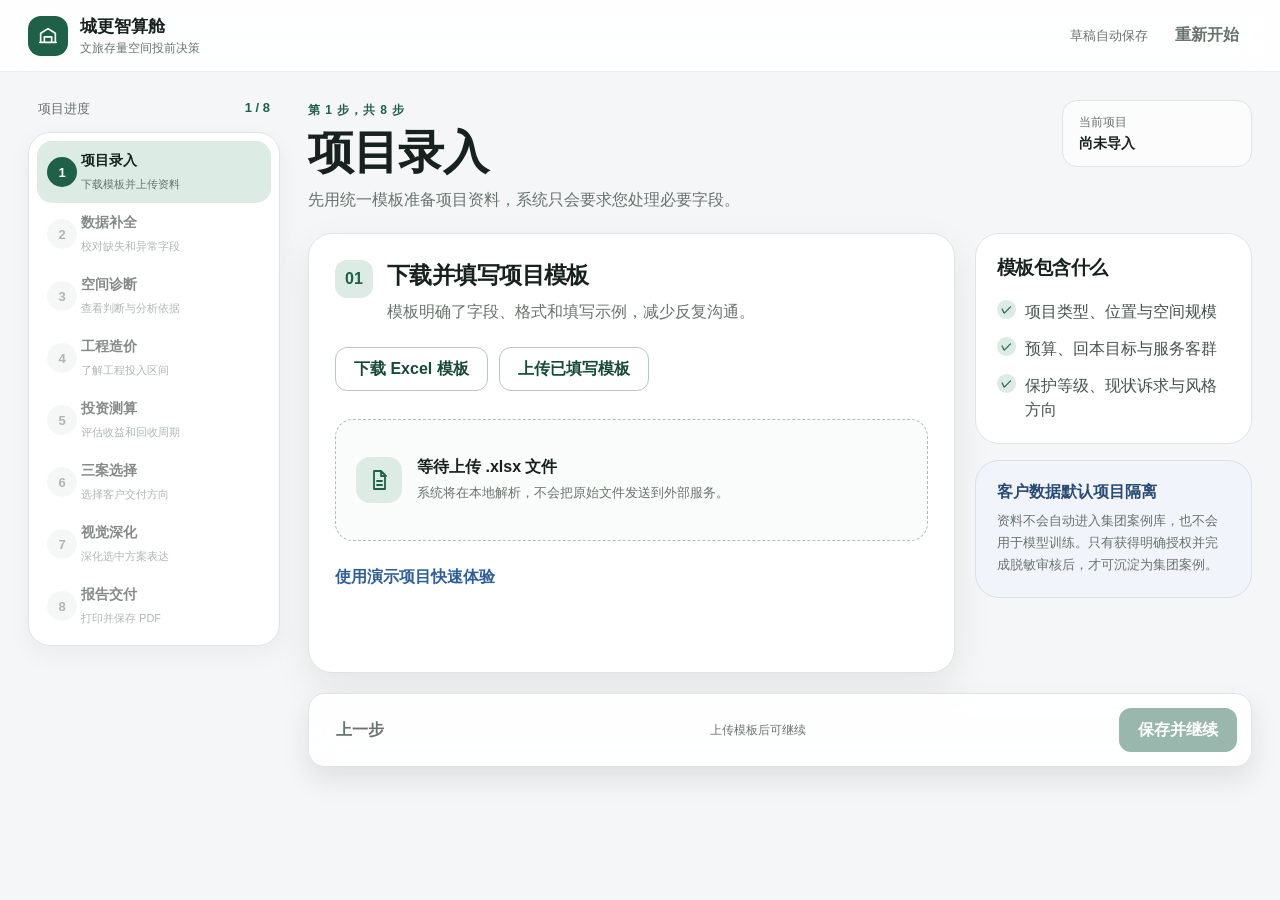
<file: index.html>
<!doctype html>
<html lang="zh-CN">
  <head>
    <meta charset="utf-8">
    <meta name="viewport" content="width=device-width, initial-scale=1">
    <title>城更智算舱｜文旅存量空间投前决策</title>
    <link rel="icon" href="data:,">
    <link rel="stylesheet" href="vendor/mapbox-gl.css">
    <link rel="stylesheet" href="styles.css">
  </head>
  <body>
    <div class="app-shell">
      <header class="app-bar">
        <a class="product-lockup" href="#mainContent" aria-label="城更智算舱首页">
          <span class="product-mark" aria-hidden="true">
            <svg viewBox="0 0 24 24"><path d="M4 19V9l8-5 8 5v10M8 19v-6h8v6M3 19h18"/></svg>
          </span>
          <span>
            <strong>城更智算舱</strong>
            <small>文旅存量空间投前决策</small>
          </span>
        </a>
        <div class="top-status">
          <span class="autosave-status" id="autosaveStatus">草稿自动保存</span>
          <button class="quiet-button" type="button" id="resetDraftButton">重新开始</button>
        </div>
      </header>

      <main class="workflow-shell" id="mainContent">
        <aside class="stepper" aria-label="项目分析步骤">
          <div class="stepper-heading">
            <span>项目进度</span>
            <strong id="progressText">1 / 8</strong>
          </div>
          <ol>
            <li><button class="step-button is-current" type="button" data-step="1"><span>1</span><strong>项目录入</strong><small>下载模板并上传资料</small></button></li>
            <li><button class="step-button" type="button" data-step="2"><span>2</span><strong>数据补全</strong><small>校对缺失和异常字段</small></button></li>
            <li><button class="step-button" type="button" data-step="3"><span>3</span><strong>空间诊断</strong><small>查看判断与分析依据</small></button></li>
            <li><button class="step-button" type="button" data-step="4"><span>4</span><strong>工程造价</strong><small>了解工程投入区间</small></button></li>
            <li><button class="step-button" type="button" data-step="5"><span>5</span><strong>投资测算</strong><small>评估收益和回收周期</small></button></li>
            <li><button class="step-button" type="button" data-step="6"><span>6</span><strong>三案选择</strong><small>选择客户交付方向</small></button></li>
            <li><button class="step-button" type="button" data-step="7"><span>7</span><strong>视觉深化</strong><small>深化选中方案表达</small></button></li>
            <li><button class="step-button" type="button" data-step="8"><span>8</span><strong>报告交付</strong><small>打印并保存 PDF</small></button></li>
          </ol>
        </aside>

        <section class="workspace" aria-live="polite">
          <header class="workspace-header">
            <div>
              <p class="eyebrow" id="stepEyebrow">第 1 步，共 8 步</p>
              <h1 id="stepTitle">项目录入</h1>
              <p id="stepDescription">先用统一模板准备项目资料，系统只会要求您处理必要字段。</p>
            </div>
            <div class="project-badge" id="projectBadge">
              <span>当前项目</span>
              <strong>尚未导入</strong>
            </div>
          </header>

          <div class="message-banner" id="messageBanner" role="status" hidden></div>

          <section class="step-panel" data-step-panel="1" aria-labelledby="stepTitle">
            <div class="intro-grid">
              <article class="primary-card intake-card">
                <div class="card-heading">
                  <span class="number-badge">01</span>
                  <div><h2>下载并填写项目模板</h2><p>模板明确了字段、格式和填写示例，减少反复沟通。</p></div>
                </div>
                <div class="intake-actions">
                  <a class="secondary-button" href="assets/项目基础数据模板.xlsx" download>下载 Excel 模板</a>
                  <label class="upload-button" for="workbookInput">上传已填写模板</label>
                  <input class="visually-hidden" type="file" id="workbookInput" accept=".xlsx,application/vnd.openxmlformats-officedocument.spreadsheetml.sheet">
                </div>
                <div class="file-state" id="fileState">
                  <span class="file-icon" aria-hidden="true">
                    <svg viewBox="0 0 24 24"><path d="M7 3h7l4 4v14H7zM14 3v5h5M10 13h5M10 17h5"/></svg>
                  </span>
                  <div><strong>等待上传 .xlsx 文件</strong><small>系统将在本地解析，不会把原始文件发送到外部服务。</small></div>
                </div>
                <button class="text-link" type="button" id="useSampleButton">使用演示项目快速体验</button>
              </article>

              <aside class="support-column">
                <article class="info-card">
                  <h3>模板包含什么</h3>
                  <ul class="check-list">
                    <li>项目类型、位置与空间规模</li>
                    <li>预算、回本目标与服务客群</li>
                    <li>保护等级、现状诉求与风格方向</li>
                  </ul>
                </article>
                <article class="privacy-card">
                  <strong>客户数据默认项目隔离</strong>
                  <p>资料不会自动进入集团案例库，也不会用于模型训练。只有获得明确授权并完成脱敏审核后，才可沉淀为集团案例。</p>
                </article>
              </aside>
            </div>
          </section>

          <section class="step-panel" data-step-panel="2" aria-labelledby="stepTitle" hidden>
            <div class="section-grid two-thirds">
              <article class="primary-card">
                <div class="card-heading split-heading">
                  <div><h2>校对项目基础数据</h2><p>仅处理缺失、格式错误或超出范围的字段。</p></div>
                  <span class="status-pill" id="validationStatus">待上传</span>
                </div>
                <div id="workbookIssues" class="issue-summary" hidden></div>
                <form class="correction-form" id="projectCorrectionForm"></form>
                <button class="primary-button" type="button" id="confirmIntakeButton">确认数据并开始分析</button>
              </article>
              <aside class="support-column">
                <article class="info-card">
                  <h3>本次综合分析依据</h3>
                  <div class="source-stack" id="analysisSources"></div>
                </article>
                <article class="privacy-card compact">
                  <strong>受控数据服务</strong>
                  <p>集团数据经清洗、脱敏、审核和版本发布后供分析使用。AI 与浏览器不会直接连接集团生产数据库。</p>
                </article>
              </aside>
            </div>
          </section>

          <section class="step-panel" data-step-panel="3" aria-labelledby="stepTitle" hidden>
            <article class="analysis-progress" id="analysisProgress">
              <div class="progress-copy"><p class="eyebrow">综合分析流程</p><h2>正在形成可追溯的空间判断</h2></div>
              <ol>
                <li data-analysis-stage="1"><span>1</span><div><strong>校验项目基础数据</strong><small>确认字段完整性与数据范围</small></div></li>
                <li data-analysis-stage="2"><span>2</span><div><strong>匹配集团历史案例与指标</strong><small>基于已发布知识库进行脱敏检索</small></div></li>
                <li data-analysis-stage="3"><span>3</span><div><strong>执行工程、造价和投资测算</strong><small>原有规则模型独立计算</small></div></li>
                <li data-analysis-stage="4"><span>4</span><div><strong>AI 综合生成诊断结论</strong><small>归纳证据并标记人工复核项</small></div></li>
              </ol>
            </article>
            <section class="diagnostic-workbench" id="diagnosticWorkbench" hidden>
              <article class="project-map-card">
                <div class="map-card-heading">
                  <div><p class="eyebrow">项目空间定位</p><h2 id="mapPlaceName">福州 · 三坊七巷</h2></div>
                  <span class="analysis-complete-status">集团数据综合分析 · 已完成</span>
                </div>
                <div class="project-map is-fallback" id="projectMap" role="img" aria-label="三坊七巷当前项目中心点定位">
                  <div class="mapbox-canvas" id="mapboxCanvas" aria-hidden="true"></div>
                  <div class="map-fallback" id="mapFallback">
                    <span class="fallback-road road-one"></span>
                    <span class="fallback-road road-two"></span>
                    <span class="fallback-road road-three"></span>
                    <span class="fallback-block block-one"></span>
                    <span class="fallback-block block-two"></span>
                    <span class="fallback-water"></span>
                    <span class="fallback-place-label">南后街</span>
                    <span class="fallback-map-marker" aria-hidden="true"></span>
                    <strong class="fallback-marker-label">当前项目中心点</strong>
                  </div>
                  <span class="map-mode-chip" id="mapModeChip">演示定位 · 配置 Mapbox 后显示实时底图</span>
                </div>
              </article>

              <aside class="diagnostic-overview-card">
                <div class="overall-score-block">
                  <div><p class="eyebrow">空间综合评分</p><strong class="overall-score" id="overallScore" aria-label="综合评分 82 分">82</strong></div>
                  <p><strong>整体具备活化潜力</strong><span>优先发挥文化资源优势，同时前置处理工程和运营约束。</span></p>
                </div>
                <div class="radar-section">
                  <div class="section-label-row"><h2>六维诊断</h2><span>满分 100</span></div>
                  <div class="diagnostic-radar" id="diagnosticRadar" role="img" aria-label="区位潜力、文化适配、改造难度、商业承载、夜间潜力和投资谨慎六维雷达图"></div>
                  <div class="radar-fallback-values" id="radarFallbackValues"></div>
                </div>
                <div class="diagnostic-conclusions" id="diagnosticConclusions" aria-label="空间诊断结论"></div>
              </aside>
            </section>
            <details class="diagnostic-evidence" id="diagnosticEvidence" hidden>
              <summary><span>查看六项诊断依据与人工复核事项</span><small>集团案例、造价、运营及政策规则</small></summary>
              <div class="diagnostic-evidence-list" id="diagnosticList"></div>
            </details>
            <article class="version-strip" id="analysisVersion"></article>
          </section>

          <section class="step-panel" data-step-panel="4" aria-labelledby="stepTitle" hidden>
            <div class="metric-grid" id="costSummary"></div>
            <article class="primary-card">
              <div class="card-heading split-heading"><div><h2>工程与材料造价区间</h2><p>在选择最终方案前，先查看三条路径可能形成的总体投入边界。</p></div><span class="status-pill neutral">方案前测算</span></div>
              <div class="table-wrap"><table><thead><tr><th>工程类别</th><th>数量</th><th>综合区间</th><th>建议与替代策略</th></tr></thead><tbody id="costRows"></tbody></table></div>
              <div class="review-note"><strong>人工复核</strong><span>现场勘测、结构、消防和文保条件会影响最终造价，当前结果用于投前比较。</span></div>
            </article>
          </section>

          <section class="step-panel" data-step-panel="5" aria-labelledby="stepTitle" hidden>
            <div class="investment-sandbox-layout" id="investmentSandbox">
              <aside class="investment-controls-card">
                <div class="card-heading">
                  <div><p class="eyebrow">独立试算参数</p><h2>拖动滑杆查看结果变化</h2><p>参数仅用于本页试算，不会修改已确认的客户项目资料。</p></div>
                </div>

                <label class="range-control" for="sandboxBudget">
                  <span class="range-heading"><strong>预算上限</strong><output id="sandboxBudgetValue" for="sandboxBudget">860 万</output></span>
                  <input id="sandboxBudget" type="range" name="budget" min="300" max="1000" step="10" value="860">
                  <span class="range-scale"><small>300 万</small><small>1000 万</small></span>
                </label>

                <label class="range-control" for="sandboxTicketPrice">
                  <span class="range-heading"><strong>客单价</strong><output id="sandboxTicketPriceValue" for="sandboxTicketPrice">80 元</output></span>
                  <input id="sandboxTicketPrice" type="range" name="ticketPrice" min="40" max="120" step="5" value="80">
                  <span class="range-scale"><small>40 元</small><small>120 元</small></span>
                </label>

                <label class="range-control" for="sandboxVacancy">
                  <span class="range-heading"><strong>空置率</strong><output id="sandboxVacancyValue" for="sandboxVacancy">40%</output></span>
                  <input id="sandboxVacancy" type="range" name="vacancy" min="10" max="60" step="1" value="40">
                  <span class="range-scale"><small>10%</small><small>60%</small></span>
                </label>

                <div class="sandbox-disclaimer"><strong>演示试算，不构成投资承诺</strong><span>采用简化线性公式，用于快速比较参数变化方向；正式决策仍需财务、工程与运营团队复核。</span></div>
              </aside>

              <section class="investment-results" aria-label="投资试算结果">
                <div class="investment-kpi-grid" id="investmentSummary">
                  <article class="investment-kpi-card"><span>总投资</span><strong id="totalInvestmentKpi" aria-live="polite">774 万</strong><small>预算规模与空置维护修正</small></article>
                  <article class="investment-kpi-card"><span>年净现金流</span><strong id="annualNetCashFlowKpi" aria-live="polite">321 万</strong><small>收入扣除年度运营成本</small></article>
                  <article class="investment-kpi-card"><span>回本周期</span><strong id="paybackKpi" aria-live="polite">2.4 年</strong><small>总投资 ÷ 年净现金流</small></article>
                  <article class="investment-kpi-card"><span>5 年 ROI</span><strong id="roi5Kpi" aria-live="polite">107%</strong><small>五年累计净现金回报</small></article>
                </div>

                <article class="revenue-donut-card">
                  <div class="card-heading split-heading"><div><h2>收入结构</h2><p>客单价与有效经营率变化会调整收入构成。</p></div><span class="status-pill is-good">实时联动</span></div>
                  <div class="revenue-donut-layout">
                    <div class="revenue-donut" id="revenueMix" role="img" aria-label="门票体验、空间经营、活动研学和文创商业收入结构环形图"></div>
                    <div class="revenue-legend" id="revenueLegend" aria-label="收入结构图例"></div>
                  </div>
                </article>
              </section>
            </div>
            <div id="riskList" hidden></div>
          </section>

          <section class="step-panel" data-step-panel="6" aria-labelledby="stepTitle" hidden>
            <div class="decision-intro"><div><p class="eyebrow">客户决策节点</p><h2>三条路径均经过工程与投资规则校验</h2><p>请选择一条作为后续视觉深化与最终交付的主方案。系统不会在您确认前替您做决定。</p></div><span class="status-pill" id="planSelectionStatus">尚未选择</span></div>
            <div class="plan-grid" id="planCards"></div>
            <button class="primary-button align-right" type="button" id="confirmPlanButton" disabled>确认所选方案</button>
          </section>

          <section class="step-panel" data-step-panel="7" aria-labelledby="stepTitle" hidden>
            <div class="visual-deepening">
              <header id="visualSummary" class="visual-summary primary-card">
                <div>
                  <p class="eyebrow">已确认方案</p>
                  <h2 id="selectedPlanTitle">-</h2>
                  <p id="selectedPlanSummary"></p>
                </div>
                <div class="visual-summary-metrics">
                  <span>工程造价</span>
                  <strong id="visualCostRange">-</strong>
                  <small>AI 概念模拟，非现场实拍</small>
                </div>
              </header>

              <div id="visualModeButtons" class="visual-tabs" role="tablist" aria-label="视觉深化内容">
                <button id="visualTabDay" type="button" role="tab" aria-controls="visualComparisonPanel" aria-selected="true" data-mode="day">日间</button>
                <button id="visualTabNight" type="button" role="tab" aria-controls="visualComparisonPanel" aria-selected="false" data-mode="night">夜间</button>
                <button id="visualTabMaterial" type="button" role="tab" aria-controls="visualMaterialPanel" aria-selected="false" data-mode="material">材料说明</button>
              </div>

              <section id="visualComparisonPanel" class="visual-comparison-panel" role="tabpanel" aria-labelledby="visualTabDay">
                <div id="visualComparison" class="visual-comparison" style="--visual-split: 50%">
                  <img id="visualBeforeImage" class="visual-image visual-before" width="1664" height="936" alt="院落现状 AI 概念模拟">
                  <div class="visual-after-clip">
                    <img id="visualAfterImage" class="visual-image visual-after" width="1664" height="936" alt="院落改造后 AI 概念模拟">
                  </div>
                  <span class="comparison-label is-before">现状模拟</span>
                  <span class="comparison-label is-after">方案效果</span>
                  <span class="comparison-divider" aria-hidden="true"></span>
                  <input id="visualSplit" type="range" min="0" max="100" value="50" aria-label="调整改造前后分割位置">
                </div>
                <p id="visualImageStatus" class="visual-image-status" role="status"></p>
              </section>

              <section id="visualMaterialPanel" class="visual-material-panel" role="tabpanel" aria-labelledby="visualTabMaterial" hidden>
                <div class="visual-hotspot-stage">
                  <img src="assets/visual-deepening/courtyard-day-after.png" width="1664" height="936" loading="lazy" alt="院落改造后材料与工程投入示意">
                  <div id="visualHotspots"></div>
                </div>
                <aside id="visualBudgetDetail" class="visual-budget-detail primary-card"></aside>
                <div class="visual-allocation">
                  <div id="visualAllocationBar"></div>
                  <div id="visualAllocationLegend"></div>
                </div>
              </section>

              <div class="review-note">
                <strong>成果边界</strong>
                <span>概念视觉不作为施工图、报批图或投资承诺。</span>
              </div>
            </div>
          </section>

          <section class="step-panel report-panel" data-step-panel="8" aria-labelledby="stepTitle" hidden>
            <div class="report-toolbar"><div><p class="eyebrow">交付预览</p><h2>投前综合分析报告</h2></div><button class="primary-button" type="button" id="printReportButton">打印 / 保存 PDF</button></div>
            <article class="report-document" id="reportDocument"></article>
          </section>

          <footer class="workflow-actions">
            <button class="quiet-button" type="button" id="previousStepButton">上一步</button>
            <span id="actionHint">上传模板后可继续</span>
            <button class="primary-button" type="button" id="nextStepButton">保存并继续</button>
          </footer>
        </section>
      </main>
    </div>
    <div class="toast" id="toast" role="status" aria-live="polite"></div>
    <script>window.APP_CONFIG = window.APP_CONFIG || {};</script>
    <script src="vendor/mapbox-gl.js"></script>
    <script src="vendor/echarts.min.js"></script>
    <script type="module" src="app.js"></script>
  </body>
</html>
</file>
<file: vendor/mapbox-gl.css>
.mapboxgl-map{font:12px/20px Helvetica Neue,Arial,Helvetica,sans-serif;overflow:hidden;position:relative;-webkit-tap-highlight-color:rgb(0 0 0/0)}.mapboxgl-canvas{left:0;position:absolute;top:0}.mapboxgl-map:-webkit-full-screen{height:100%;width:100%}.mapboxgl-canary{background-color:salmon}.mapboxgl-canvas-container.mapboxgl-interactive,.mapboxgl-ctrl-group button.mapboxgl-ctrl-compass{cursor:grab;-webkit-user-select:none;user-select:none}.mapboxgl-canvas-container.mapboxgl-interactive.mapboxgl-track-pointer{cursor:pointer}.mapboxgl-canvas-container.mapboxgl-interactive:active,.mapboxgl-ctrl-group button.mapboxgl-ctrl-compass:active{cursor:grabbing}.mapboxgl-canvas-container.mapboxgl-touch-zoom-rotate,.mapboxgl-canvas-container.mapboxgl-touch-zoom-rotate .mapboxgl-canvas{touch-action:pan-x pan-y}.mapboxgl-canvas-container.mapboxgl-touch-drag-pan,.mapboxgl-canvas-container.mapboxgl-touch-drag-pan .mapboxgl-canvas{touch-action:pinch-zoom}.mapboxgl-canvas-container.mapboxgl-touch-zoom-rotate.mapboxgl-touch-drag-pan,.mapboxgl-canvas-container.mapboxgl-touch-zoom-rotate.mapboxgl-touch-drag-pan .mapboxgl-canvas{touch-action:none}.mapboxgl-ctrl-bottom,.mapboxgl-ctrl-bottom-left,.mapboxgl-ctrl-bottom-right,.mapboxgl-ctrl-left,.mapboxgl-ctrl-right,.mapboxgl-ctrl-top,.mapboxgl-ctrl-top-left,.mapboxgl-ctrl-top-right{pointer-events:none;position:absolute;z-index:2}.mapboxgl-ctrl-top-left{left:0;top:0}.mapboxgl-ctrl-top{left:50%;top:0;transform:translateX(-50%)}.mapboxgl-ctrl-top-right{right:0;top:0}.mapboxgl-ctrl-right{right:0;top:50%;transform:translateY(-50%)}.mapboxgl-ctrl-bottom-right{bottom:0;right:0}.mapboxgl-ctrl-bottom{bottom:0;left:50%;transform:translateX(-50%)}.mapboxgl-ctrl-bottom-left{bottom:0;left:0}.mapboxgl-ctrl-left{left:0;top:50%;transform:translateY(-50%)}.mapboxgl-ctrl{clear:both;pointer-events:auto;transform:translate(0)}.mapboxgl-ctrl-top-left .mapboxgl-ctrl{float:left;margin:10px 0 0 10px}.mapboxgl-ctrl-top .mapboxgl-ctrl{float:left;margin:10px 0}.mapboxgl-ctrl-top-right .mapboxgl-ctrl{float:right;margin:10px 10px 0 0}.mapboxgl-ctrl-bottom-right .mapboxgl-ctrl,.mapboxgl-ctrl-right .mapboxgl-ctrl{float:right;margin:0 10px 10px 0}.mapboxgl-ctrl-bottom .mapboxgl-ctrl{float:left;margin:10px 0}.mapboxgl-ctrl-bottom-left .mapboxgl-ctrl,.mapboxgl-ctrl-left .mapboxgl-ctrl{float:left;margin:0 0 10px 10px}.mapboxgl-ctrl-group{background:#fff;border-radius:4px}.mapboxgl-ctrl-group:not(:empty){box-shadow:0 0 0 2px rgba(0,0,0,.1)}@media (-ms-high-contrast:active){.mapboxgl-ctrl-group:not(:empty){box-shadow:0 0 0 2px ButtonText}}.mapboxgl-ctrl-group button{background-color:transparent;border:0;box-sizing:border-box;cursor:pointer;display:block;height:29px;outline:none;overflow:hidden;padding:0;width:29px}.mapboxgl-ctrl-group button+button{border-top:1px solid #ddd}.mapboxgl-ctrl button .mapboxgl-ctrl-icon{background-position:50%;background-repeat:no-repeat;display:block;height:100%;width:100%}@media (-ms-high-contrast:active){.mapboxgl-ctrl-icon{background-color:transparent}.mapboxgl-ctrl-group button+button{border-top:1px solid ButtonText}}.mapboxgl-ctrl-attrib-button:focus,.mapboxgl-ctrl-group button:focus{box-shadow:0 0 2px 2px #0096ff}.mapboxgl-ctrl button:disabled{cursor:not-allowed}.mapboxgl-ctrl button:disabled .mapboxgl-ctrl-icon{opacity:.25}.mapboxgl-ctrl-group button:first-child{border-radius:4px 4px 0 0}.mapboxgl-ctrl-group button:last-child{border-radius:0 0 4px 4px}.mapboxgl-ctrl-group button:only-child{border-radius:inherit}.mapboxgl-ctrl button:not(:disabled):hover{background-color:rgb(0 0 0/5%)}.mapboxgl-ctrl-group button:focus:focus-visible{box-shadow:0 0 2px 2px #0096ff}.mapboxgl-ctrl-group button:focus:not(:focus-visible){box-shadow:none}.mapboxgl-ctrl button.mapboxgl-ctrl-zoom-out .mapboxgl-ctrl-icon{background-image:url("data:image/svg+xml;charset=utf-8,%3Csvg xmlns='http://www.w3.org/2000/svg' fill='%23333' viewBox='0 0 29 29'%3E%3Cpath d='M10 13c-.75 0-1.5.75-1.5 1.5S9.25 16 10 16h9c.75 0 1.5-.75 1.5-1.5S19.75 13 19 13h-9z'/%3E%3C/svg%3E")}.mapboxgl-ctrl button.mapboxgl-ctrl-zoom-in .mapboxgl-ctrl-icon{background-image:url("data:image/svg+xml;charset=utf-8,%3Csvg xmlns='http://www.w3.org/2000/svg' fill='%23333' viewBox='0 0 29 29'%3E%3Cpath d='M14.5 8.5c-.75 0-1.5.75-1.5 1.5v3h-3c-.75 0-1.5.75-1.5 1.5S9.25 16 10 16h3v3c0 .75.75 1.5 1.5 1.5S16 19.75 16 19v-3h3c.75 0 1.5-.75 1.5-1.5S19.75 13 19 13h-3v-3c0-.75-.75-1.5-1.5-1.5z'/%3E%3C/svg%3E")}@media (-ms-high-contrast:active){.mapboxgl-ctrl button.mapboxgl-ctrl-zoom-out .mapboxgl-ctrl-icon{background-image:url("data:image/svg+xml;charset=utf-8,%3Csvg xmlns='http://www.w3.org/2000/svg' fill='%23fff' viewBox='0 0 29 29'%3E%3Cpath d='M10 13c-.75 0-1.5.75-1.5 1.5S9.25 16 10 16h9c.75 0 1.5-.75 1.5-1.5S19.75 13 19 13h-9z'/%3E%3C/svg%3E")}.mapboxgl-ctrl button.mapboxgl-ctrl-zoom-in .mapboxgl-ctrl-icon{background-image:url("data:image/svg+xml;charset=utf-8,%3Csvg xmlns='http://www.w3.org/2000/svg' fill='%23fff' viewBox='0 0 29 29'%3E%3Cpath d='M14.5 8.5c-.75 0-1.5.75-1.5 1.5v3h-3c-.75 0-1.5.75-1.5 1.5S9.25 16 10 16h3v3c0 .75.75 1.5 1.5 1.5S16 19.75 16 19v-3h3c.75 0 1.5-.75 1.5-1.5S19.75 13 19 13h-3v-3c0-.75-.75-1.5-1.5-1.5z'/%3E%3C/svg%3E")}}@media (-ms-high-contrast:black-on-white){.mapboxgl-ctrl button.mapboxgl-ctrl-zoom-out .mapboxgl-ctrl-icon{background-image:url("data:image/svg+xml;charset=utf-8,%3Csvg xmlns='http://www.w3.org/2000/svg' fill='%23000' viewBox='0 0 29 29'%3E%3Cpath d='M10 13c-.75 0-1.5.75-1.5 1.5S9.25 16 10 16h9c.75 0 1.5-.75 1.5-1.5S19.75 13 19 13h-9z'/%3E%3C/svg%3E")}.mapboxgl-ctrl button.mapboxgl-ctrl-zoom-in .mapboxgl-ctrl-icon{background-image:url("data:image/svg+xml;charset=utf-8,%3Csvg xmlns='http://www.w3.org/2000/svg' fill='%23000' viewBox='0 0 29 29'%3E%3Cpath d='M14.5 8.5c-.75 0-1.5.75-1.5 1.5v3h-3c-.75 0-1.5.75-1.5 1.5S9.25 16 10 16h3v3c0 .75.75 1.5 1.5 1.5S16 19.75 16 19v-3h3c.75 0 1.5-.75 1.5-1.5S19.75 13 19 13h-3v-3c0-.75-.75-1.5-1.5-1.5z'/%3E%3C/svg%3E")}}.mapboxgl-ctrl button.mapboxgl-ctrl-fullscreen .mapboxgl-ctrl-icon{background-image:url("data:image/svg+xml;charset=utf-8,%3Csvg xmlns='http://www.w3.org/2000/svg' fill='%23333' viewBox='0 0 29 29'%3E%3Cpath d='M24 16v5.5c0 1.75-.75 2.5-2.5 2.5H16v-1l3-1.5-4-5.5 1-1 5.5 4 1.5-3h1zM6 16l1.5 3 5.5-4 1 1-4 5.5 3 1.5v1H7.5C5.75 24 5 23.25 5 21.5V16h1zm7-11v1l-3 1.5 4 5.5-1 1-5.5-4L6 13H5V7.5C5 5.75 5.75 5 7.5 5H13zm11 2.5c0-1.75-.75-2.5-2.5-2.5H16v1l3 1.5-4 5.5 1 1 5.5-4 1.5 3h1V7.5z'/%3E%3C/svg%3E")}.mapboxgl-ctrl button.mapboxgl-ctrl-shrink .mapboxgl-ctrl-icon{background-image:url("data:image/svg+xml;charset=utf-8,%3Csvg xmlns='http://www.w3.org/2000/svg' viewBox='0 0 29 29'%3E%3Cpath d='M18.5 16c-1.75 0-2.5.75-2.5 2.5V24h1l1.5-3 5.5 4 1-1-4-5.5 3-1.5v-1h-5.5zM13 18.5c0-1.75-.75-2.5-2.5-2.5H5v1l3 1.5L4 24l1 1 5.5-4 1.5 3h1v-5.5zm3-8c0 1.75.75 2.5 2.5 2.5H24v-1l-3-1.5L25 5l-1-1-5.5 4L17 5h-1v5.5zM10.5 13c1.75 0 2.5-.75 2.5-2.5V5h-1l-1.5 3L5 4 4 5l4 5.5L5 12v1h5.5z'/%3E%3C/svg%3E")}@media (-ms-high-contrast:active){.mapboxgl-ctrl button.mapboxgl-ctrl-fullscreen .mapboxgl-ctrl-icon{background-image:url("data:image/svg+xml;charset=utf-8,%3Csvg xmlns='http://www.w3.org/2000/svg' fill='%23fff' viewBox='0 0 29 29'%3E%3Cpath d='M24 16v5.5c0 1.75-.75 2.5-2.5 2.5H16v-1l3-1.5-4-5.5 1-1 5.5 4 1.5-3h1zM6 16l1.5 3 5.5-4 1 1-4 5.5 3 1.5v1H7.5C5.75 24 5 23.25 5 21.5V16h1zm7-11v1l-3 1.5 4 5.5-1 1-5.5-4L6 13H5V7.5C5 5.75 5.75 5 7.5 5H13zm11 2.5c0-1.75-.75-2.5-2.5-2.5H16v1l3 1.5-4 5.5 1 1 5.5-4 1.5 3h1V7.5z'/%3E%3C/svg%3E")}.mapboxgl-ctrl button.mapboxgl-ctrl-shrink .mapboxgl-ctrl-icon{background-image:url("data:image/svg+xml;charset=utf-8,%3Csvg xmlns='http://www.w3.org/2000/svg' fill='%23fff' viewBox='0 0 29 29'%3E%3Cpath d='M18.5 16c-1.75 0-2.5.75-2.5 2.5V24h1l1.5-3 5.5 4 1-1-4-5.5 3-1.5v-1h-5.5zM13 18.5c0-1.75-.75-2.5-2.5-2.5H5v1l3 1.5L4 24l1 1 5.5-4 1.5 3h1v-5.5zm3-8c0 1.75.75 2.5 2.5 2.5H24v-1l-3-1.5L25 5l-1-1-5.5 4L17 5h-1v5.5zM10.5 13c1.75 0 2.5-.75 2.5-2.5V5h-1l-1.5 3L5 4 4 5l4 5.5L5 12v1h5.5z'/%3E%3C/svg%3E")}}@media (-ms-high-contrast:black-on-white){.mapboxgl-ctrl button.mapboxgl-ctrl-fullscreen .mapboxgl-ctrl-icon{background-image:url("data:image/svg+xml;charset=utf-8,%3Csvg xmlns='http://www.w3.org/2000/svg' fill='%23000' viewBox='0 0 29 29'%3E%3Cpath d='M24 16v5.5c0 1.75-.75 2.5-2.5 2.5H16v-1l3-1.5-4-5.5 1-1 5.5 4 1.5-3h1zM6 16l1.5 3 5.5-4 1 1-4 5.5 3 1.5v1H7.5C5.75 24 5 23.25 5 21.5V16h1zm7-11v1l-3 1.5 4 5.5-1 1-5.5-4L6 13H5V7.5C5 5.75 5.75 5 7.5 5H13zm11 2.5c0-1.75-.75-2.5-2.5-2.5H16v1l3 1.5-4 5.5 1 1 5.5-4 1.5 3h1V7.5z'/%3E%3C/svg%3E")}.mapboxgl-ctrl button.mapboxgl-ctrl-shrink .mapboxgl-ctrl-icon{background-image:url("data:image/svg+xml;charset=utf-8,%3Csvg xmlns='http://www.w3.org/2000/svg' fill='%23000' viewBox='0 0 29 29'%3E%3Cpath d='M18.5 16c-1.75 0-2.5.75-2.5 2.5V24h1l1.5-3 5.5 4 1-1-4-5.5 3-1.5v-1h-5.5zM13 18.5c0-1.75-.75-2.5-2.5-2.5H5v1l3 1.5L4 24l1 1 5.5-4 1.5 3h1v-5.5zm3-8c0 1.75.75 2.5 2.5 2.5H24v-1l-3-1.5L25 5l-1-1-5.5 4L17 5h-1v5.5zM10.5 13c1.75 0 2.5-.75 2.5-2.5V5h-1l-1.5 3L5 4 4 5l4 5.5L5 12v1h5.5z'/%3E%3C/svg%3E")}}.mapboxgl-ctrl button.mapboxgl-ctrl-compass .mapboxgl-ctrl-icon{background-image:url("data:image/svg+xml;charset=utf-8,%3Csvg xmlns='http://www.w3.org/2000/svg' fill='%23333' viewBox='0 0 29 29'%3E%3Cpath d='M10.5 14l4-8 4 8h-8z'/%3E%3Cpath id='south' d='M10.5 16l4 8 4-8h-8z' fill='%23ccc'/%3E%3C/svg%3E")}@media (-ms-high-contrast:active){.mapboxgl-ctrl button.mapboxgl-ctrl-compass .mapboxgl-ctrl-icon{background-image:url("data:image/svg+xml;charset=utf-8,%3Csvg xmlns='http://www.w3.org/2000/svg' fill='%23fff' viewBox='0 0 29 29'%3E%3Cpath d='M10.5 14l4-8 4 8h-8z'/%3E%3Cpath id='south' d='M10.5 16l4 8 4-8h-8z' fill='%23999'/%3E%3C/svg%3E")}}@media (-ms-high-contrast:black-on-white){.mapboxgl-ctrl button.mapboxgl-ctrl-compass .mapboxgl-ctrl-icon{background-image:url("data:image/svg+xml;charset=utf-8,%3Csvg xmlns='http://www.w3.org/2000/svg' fill='%23000' viewBox='0 0 29 29'%3E%3Cpath d='M10.5 14l4-8 4 8h-8z'/%3E%3Cpath id='south' d='M10.5 16l4 8 4-8h-8z' fill='%23ccc'/%3E%3C/svg%3E")}}.mapboxgl-ctrl button.mapboxgl-ctrl-geolocate .mapboxgl-ctrl-icon{background-image:url("data:image/svg+xml;charset=utf-8,%3Csvg viewBox='0 0 20 20' xmlns='http://www.w3.org/2000/svg' fill='%23333'%3E%3Cpath d='M10 4C9 4 9 5 9 5v.1A5 5 0 0 0 5.1 9H5s-1 0-1 1 1 1 1 1h.1A5 5 0 0 0 9 14.9v.1s0 1 1 1 1-1 1-1v-.1a5 5 0 0 0 3.9-3.9h.1s1 0 1-1-1-1-1-1h-.1A5 5 0 0 0 11 5.1V5s0-1-1-1zm0 2.5a3.5 3.5 0 1 1 0 7 3.5 3.5 0 1 1 0-7z'/%3E%3Ccircle id='dot' cx='10' cy='10' r='2'/%3E%3Cpath id='stroke' d='M14 5l1 1-9 9-1-1 9-9z' display='none'/%3E%3C/svg%3E")}.mapboxgl-ctrl button.mapboxgl-ctrl-geolocate:disabled .mapboxgl-ctrl-icon{background-image:url("data:image/svg+xml;charset=utf-8,%3Csvg viewBox='0 0 20 20' xmlns='http://www.w3.org/2000/svg' fill='%23aaa'%3E%3Cpath d='M10 4C9 4 9 5 9 5v.1A5 5 0 0 0 5.1 9H5s-1 0-1 1 1 1 1 1h.1A5 5 0 0 0 9 14.9v.1s0 1 1 1 1-1 1-1v-.1a5 5 0 0 0 3.9-3.9h.1s1 0 1-1-1-1-1-1h-.1A5 5 0 0 0 11 5.1V5s0-1-1-1zm0 2.5a3.5 3.5 0 1 1 0 7 3.5 3.5 0 1 1 0-7z'/%3E%3Ccircle id='dot' cx='10' cy='10' r='2'/%3E%3Cpath id='stroke' d='M14 5l1 1-9 9-1-1 9-9z' fill='%23f00'/%3E%3C/svg%3E")}.mapboxgl-ctrl button.mapboxgl-ctrl-geolocate.mapboxgl-ctrl-geolocate-active .mapboxgl-ctrl-icon{background-image:url("data:image/svg+xml;charset=utf-8,%3Csvg viewBox='0 0 20 20' xmlns='http://www.w3.org/2000/svg' fill='%2333b5e5'%3E%3Cpath d='M10 4C9 4 9 5 9 5v.1A5 5 0 0 0 5.1 9H5s-1 0-1 1 1 1 1 1h.1A5 5 0 0 0 9 14.9v.1s0 1 1 1 1-1 1-1v-.1a5 5 0 0 0 3.9-3.9h.1s1 0 1-1-1-1-1-1h-.1A5 5 0 0 0 11 5.1V5s0-1-1-1zm0 2.5a3.5 3.5 0 1 1 0 7 3.5 3.5 0 1 1 0-7z'/%3E%3Ccircle id='dot' cx='10' cy='10' r='2'/%3E%3Cpath id='stroke' d='M14 5l1 1-9 9-1-1 9-9z' display='none'/%3E%3C/svg%3E")}.mapboxgl-ctrl button.mapboxgl-ctrl-geolocate.mapboxgl-ctrl-geolocate-active-error .mapboxgl-ctrl-icon{background-image:url("data:image/svg+xml;charset=utf-8,%3Csvg viewBox='0 0 20 20' xmlns='http://www.w3.org/2000/svg' fill='%23e58978'%3E%3Cpath d='M10 4C9 4 9 5 9 5v.1A5 5 0 0 0 5.1 9H5s-1 0-1 1 1 1 1 1h.1A5 5 0 0 0 9 14.9v.1s0 1 1 1 1-1 1-1v-.1a5 5 0 0 0 3.9-3.9h.1s1 0 1-1-1-1-1-1h-.1A5 5 0 0 0 11 5.1V5s0-1-1-1zm0 2.5a3.5 3.5 0 1 1 0 7 3.5 3.5 0 1 1 0-7z'/%3E%3Ccircle id='dot' cx='10' cy='10' r='2'/%3E%3Cpath id='stroke' d='M14 5l1 1-9 9-1-1 9-9z' display='none'/%3E%3C/svg%3E")}.mapboxgl-ctrl button.mapboxgl-ctrl-geolocate.mapboxgl-ctrl-geolocate-background .mapboxgl-ctrl-icon{background-image:url("data:image/svg+xml;charset=utf-8,%3Csvg viewBox='0 0 20 20' xmlns='http://www.w3.org/2000/svg' fill='%2333b5e5'%3E%3Cpath d='M10 4C9 4 9 5 9 5v.1A5 5 0 0 0 5.1 9H5s-1 0-1 1 1 1 1 1h.1A5 5 0 0 0 9 14.9v.1s0 1 1 1 1-1 1-1v-.1a5 5 0 0 0 3.9-3.9h.1s1 0 1-1-1-1-1-1h-.1A5 5 0 0 0 11 5.1V5s0-1-1-1zm0 2.5a3.5 3.5 0 1 1 0 7 3.5 3.5 0 1 1 0-7z'/%3E%3Ccircle id='dot' cx='10' cy='10' r='2' display='none'/%3E%3Cpath id='stroke' d='M14 5l1 1-9 9-1-1 9-9z' display='none'/%3E%3C/svg%3E")}.mapboxgl-ctrl button.mapboxgl-ctrl-geolocate.mapboxgl-ctrl-geolocate-background-error .mapboxgl-ctrl-icon{background-image:url("data:image/svg+xml;charset=utf-8,%3Csvg viewBox='0 0 20 20' xmlns='http://www.w3.org/2000/svg' fill='%23e54e33'%3E%3Cpath d='M10 4C9 4 9 5 9 5v.1A5 5 0 0 0 5.1 9H5s-1 0-1 1 1 1 1 1h.1A5 5 0 0 0 9 14.9v.1s0 1 1 1 1-1 1-1v-.1a5 5 0 0 0 3.9-3.9h.1s1 0 1-1-1-1-1-1h-.1A5 5 0 0 0 11 5.1V5s0-1-1-1zm0 2.5a3.5 3.5 0 1 1 0 7 3.5 3.5 0 1 1 0-7z'/%3E%3Ccircle id='dot' cx='10' cy='10' r='2' display='none'/%3E%3Cpath id='stroke' d='M14 5l1 1-9 9-1-1 9-9z' display='none'/%3E%3C/svg%3E")}.mapboxgl-ctrl button.mapboxgl-ctrl-geolocate.mapboxgl-ctrl-geolocate-waiting .mapboxgl-ctrl-icon{animation:mapboxgl-spin 2s linear infinite}@media (-ms-high-contrast:active){.mapboxgl-ctrl button.mapboxgl-ctrl-geolocate .mapboxgl-ctrl-icon{background-image:url("data:image/svg+xml;charset=utf-8,%3Csvg viewBox='0 0 20 20' xmlns='http://www.w3.org/2000/svg' fill='%23fff'%3E%3Cpath d='M10 4C9 4 9 5 9 5v.1A5 5 0 0 0 5.1 9H5s-1 0-1 1 1 1 1 1h.1A5 5 0 0 0 9 14.9v.1s0 1 1 1 1-1 1-1v-.1a5 5 0 0 0 3.9-3.9h.1s1 0 1-1-1-1-1-1h-.1A5 5 0 0 0 11 5.1V5s0-1-1-1zm0 2.5a3.5 3.5 0 1 1 0 7 3.5 3.5 0 1 1 0-7z'/%3E%3Ccircle id='dot' cx='10' cy='10' r='2'/%3E%3Cpath id='stroke' d='M14 5l1 1-9 9-1-1 9-9z' display='none'/%3E%3C/svg%3E")}.mapboxgl-ctrl button.mapboxgl-ctrl-geolocate:disabled .mapboxgl-ctrl-icon{background-image:url("data:image/svg+xml;charset=utf-8,%3Csvg viewBox='0 0 20 20' xmlns='http://www.w3.org/2000/svg' fill='%23999'%3E%3Cpath d='M10 4C9 4 9 5 9 5v.1A5 5 0 0 0 5.1 9H5s-1 0-1 1 1 1 1 1h.1A5 5 0 0 0 9 14.9v.1s0 1 1 1 1-1 1-1v-.1a5 5 0 0 0 3.9-3.9h.1s1 0 1-1-1-1-1-1h-.1A5 5 0 0 0 11 5.1V5s0-1-1-1zm0 2.5a3.5 3.5 0 1 1 0 7 3.5 3.5 0 1 1 0-7z'/%3E%3Ccircle id='dot' cx='10' cy='10' r='2'/%3E%3Cpath id='stroke' d='M14 5l1 1-9 9-1-1 9-9z' fill='%23f00'/%3E%3C/svg%3E")}.mapboxgl-ctrl button.mapboxgl-ctrl-geolocate.mapboxgl-ctrl-geolocate-active .mapboxgl-ctrl-icon{background-image:url("data:image/svg+xml;charset=utf-8,%3Csvg viewBox='0 0 20 20' xmlns='http://www.w3.org/2000/svg' fill='%2333b5e5'%3E%3Cpath d='M10 4C9 4 9 5 9 5v.1A5 5 0 0 0 5.1 9H5s-1 0-1 1 1 1 1 1h.1A5 5 0 0 0 9 14.9v.1s0 1 1 1 1-1 1-1v-.1a5 5 0 0 0 3.9-3.9h.1s1 0 1-1-1-1-1-1h-.1A5 5 0 0 0 11 5.1V5s0-1-1-1zm0 2.5a3.5 3.5 0 1 1 0 7 3.5 3.5 0 1 1 0-7z'/%3E%3Ccircle id='dot' cx='10' cy='10' r='2'/%3E%3Cpath id='stroke' d='M14 5l1 1-9 9-1-1 9-9z' display='none'/%3E%3C/svg%3E")}.mapboxgl-ctrl button.mapboxgl-ctrl-geolocate.mapboxgl-ctrl-geolocate-active-error .mapboxgl-ctrl-icon{background-image:url("data:image/svg+xml;charset=utf-8,%3Csvg viewBox='0 0 20 20' xmlns='http://www.w3.org/2000/svg' fill='%23e58978'%3E%3Cpath d='M10 4C9 4 9 5 9 5v.1A5 5 0 0 0 5.1 9H5s-1 0-1 1 1 1 1 1h.1A5 5 0 0 0 9 14.9v.1s0 1 1 1 1-1 1-1v-.1a5 5 0 0 0 3.9-3.9h.1s1 0 1-1-1-1-1-1h-.1A5 5 0 0 0 11 5.1V5s0-1-1-1zm0 2.5a3.5 3.5 0 1 1 0 7 3.5 3.5 0 1 1 0-7z'/%3E%3Ccircle id='dot' cx='10' cy='10' r='2'/%3E%3Cpath id='stroke' d='M14 5l1 1-9 9-1-1 9-9z' display='none'/%3E%3C/svg%3E")}.mapboxgl-ctrl button.mapboxgl-ctrl-geolocate.mapboxgl-ctrl-geolocate-background .mapboxgl-ctrl-icon{background-image:url("data:image/svg+xml;charset=utf-8,%3Csvg viewBox='0 0 20 20' xmlns='http://www.w3.org/2000/svg' fill='%2333b5e5'%3E%3Cpath d='M10 4C9 4 9 5 9 5v.1A5 5 0 0 0 5.1 9H5s-1 0-1 1 1 1 1 1h.1A5 5 0 0 0 9 14.9v.1s0 1 1 1 1-1 1-1v-.1a5 5 0 0 0 3.9-3.9h.1s1 0 1-1-1-1-1-1h-.1A5 5 0 0 0 11 5.1V5s0-1-1-1zm0 2.5a3.5 3.5 0 1 1 0 7 3.5 3.5 0 1 1 0-7z'/%3E%3Ccircle id='dot' cx='10' cy='10' r='2' display='none'/%3E%3Cpath id='stroke' d='M14 5l1 1-9 9-1-1 9-9z' display='none'/%3E%3C/svg%3E")}.mapboxgl-ctrl button.mapboxgl-ctrl-geolocate.mapboxgl-ctrl-geolocate-background-error .mapboxgl-ctrl-icon{background-image:url("data:image/svg+xml;charset=utf-8,%3Csvg viewBox='0 0 20 20' xmlns='http://www.w3.org/2000/svg' fill='%23e54e33'%3E%3Cpath d='M10 4C9 4 9 5 9 5v.1A5 5 0 0 0 5.1 9H5s-1 0-1 1 1 1 1 1h.1A5 5 0 0 0 9 14.9v.1s0 1 1 1 1-1 1-1v-.1a5 5 0 0 0 3.9-3.9h.1s1 0 1-1-1-1-1-1h-.1A5 5 0 0 0 11 5.1V5s0-1-1-1zm0 2.5a3.5 3.5 0 1 1 0 7 3.5 3.5 0 1 1 0-7z'/%3E%3Ccircle id='dot' cx='10' cy='10' r='2' display='none'/%3E%3Cpath id='stroke' d='M14 5l1 1-9 9-1-1 9-9z' display='none'/%3E%3C/svg%3E")}}@media (-ms-high-contrast:black-on-white){.mapboxgl-ctrl button.mapboxgl-ctrl-geolocate .mapboxgl-ctrl-icon{background-image:url("data:image/svg+xml;charset=utf-8,%3Csvg viewBox='0 0 20 20' xmlns='http://www.w3.org/2000/svg' fill='%23000'%3E%3Cpath d='M10 4C9 4 9 5 9 5v.1A5 5 0 0 0 5.1 9H5s-1 0-1 1 1 1 1 1h.1A5 5 0 0 0 9 14.9v.1s0 1 1 1 1-1 1-1v-.1a5 5 0 0 0 3.9-3.9h.1s1 0 1-1-1-1-1-1h-.1A5 5 0 0 0 11 5.1V5s0-1-1-1zm0 2.5a3.5 3.5 0 1 1 0 7 3.5 3.5 0 1 1 0-7z'/%3E%3Ccircle id='dot' cx='10' cy='10' r='2'/%3E%3Cpath id='stroke' d='M14 5l1 1-9 9-1-1 9-9z' display='none'/%3E%3C/svg%3E")}.mapboxgl-ctrl button.mapboxgl-ctrl-geolocate:disabled .mapboxgl-ctrl-icon{background-image:url("data:image/svg+xml;charset=utf-8,%3Csvg viewBox='0 0 20 20' xmlns='http://www.w3.org/2000/svg' fill='%23666'%3E%3Cpath d='M10 4C9 4 9 5 9 5v.1A5 5 0 0 0 5.1 9H5s-1 0-1 1 1 1 1 1h.1A5 5 0 0 0 9 14.9v.1s0 1 1 1 1-1 1-1v-.1a5 5 0 0 0 3.9-3.9h.1s1 0 1-1-1-1-1-1h-.1A5 5 0 0 0 11 5.1V5s0-1-1-1zm0 2.5a3.5 3.5 0 1 1 0 7 3.5 3.5 0 1 1 0-7z'/%3E%3Ccircle id='dot' cx='10' cy='10' r='2'/%3E%3Cpath id='stroke' d='M14 5l1 1-9 9-1-1 9-9z' fill='%23f00'/%3E%3C/svg%3E")}}@keyframes mapboxgl-spin{0%{transform:rotate(0deg)}to{transform:rotate(1turn)}}a.mapboxgl-ctrl-logo{background-image:url("data:image/svg+xml;charset=utf-8,%3Csvg xmlns='http://www.w3.org/2000/svg' xmlns:xlink='http://www.w3.org/1999/xlink' fill-rule='evenodd' viewBox='0 0 88 23'%3E%3Cdefs%3E%3Cpath id='logo' d='M11.5 2.25c5.105 0 9.25 4.145 9.25 9.25s-4.145 9.25-9.25 9.25-9.25-4.145-9.25-9.25 4.145-9.25 9.25-9.25zM6.997 15.983c-.051-.338-.828-5.802 2.233-8.873a4.395 4.395 0 013.13-1.28c1.27 0 2.49.51 3.39 1.42.91.9 1.42 2.12 1.42 3.39 0 1.18-.449 2.301-1.28 3.13C12.72 16.93 7 16 7 16l-.003-.017zM15.3 10.5l-2 .8-.8 2-.8-2-2-.8 2-.8.8-2 .8 2 2 .8z'/%3E%3Cpath id='text' d='M50.63 8c.13 0 .23.1.23.23V9c.7-.76 1.7-1.18 2.73-1.18 2.17 0 3.95 1.85 3.95 4.17s-1.77 4.19-3.94 4.19c-1.04 0-2.03-.43-2.74-1.18v3.77c0 .13-.1.23-.23.23h-1.4c-.13 0-.23-.1-.23-.23V8.23c0-.12.1-.23.23-.23h1.4zm-3.86.01c.01 0 .01 0 .01-.01.13 0 .22.1.22.22v7.55c0 .12-.1.23-.23.23h-1.4c-.13 0-.23-.1-.23-.23V15c-.7.76-1.69 1.19-2.73 1.19-2.17 0-3.94-1.87-3.94-4.19 0-2.32 1.77-4.19 3.94-4.19 1.03 0 2.02.43 2.73 1.18v-.75c0-.12.1-.23.23-.23h1.4zm26.375-.19a4.24 4.24 0 00-4.16 3.29c-.13.59-.13 1.19 0 1.77a4.233 4.233 0 004.17 3.3c2.35 0 4.26-1.87 4.26-4.19 0-2.32-1.9-4.17-4.27-4.17zM60.63 5c.13 0 .23.1.23.23v3.76c.7-.76 1.7-1.18 2.73-1.18 1.88 0 3.45 1.4 3.84 3.28.13.59.13 1.2 0 1.8-.39 1.88-1.96 3.29-3.84 3.29-1.03 0-2.02-.43-2.73-1.18v.77c0 .12-.1.23-.23.23h-1.4c-.13 0-.23-.1-.23-.23V5.23c0-.12.1-.23.23-.23h1.4zm-34 11h-1.4c-.13 0-.23-.11-.23-.23V8.22c.01-.13.1-.22.23-.22h1.4c.13 0 .22.11.23.22v.68c.5-.68 1.3-1.09 2.16-1.1h.03c1.09 0 2.09.6 2.6 1.55.45-.95 1.4-1.55 2.44-1.56 1.62 0 2.93 1.25 2.9 2.78l.03 5.2c0 .13-.1.23-.23.23h-1.41c-.13 0-.23-.11-.23-.23v-4.59c0-.98-.74-1.71-1.62-1.71-.8 0-1.46.7-1.59 1.62l.01 4.68c0 .13-.11.23-.23.23h-1.41c-.13 0-.23-.11-.23-.23v-4.59c0-.98-.74-1.71-1.62-1.71-.85 0-1.54.79-1.6 1.8v4.5c0 .13-.1.23-.23.23zm53.615 0h-1.61c-.04 0-.08-.01-.12-.03-.09-.06-.13-.19-.06-.28l2.43-3.71-2.39-3.65a.213.213 0 01-.03-.12c0-.12.09-.21.21-.21h1.61c.13 0 .24.06.3.17l1.41 2.37 1.4-2.37a.34.34 0 01.3-.17h1.6c.04 0 .08.01.12.03.09.06.13.19.06.28l-2.37 3.65 2.43 3.7c0 .05.01.09.01.13 0 .12-.09.21-.21.21h-1.61c-.13 0-.24-.06-.3-.17l-1.44-2.42-1.44 2.42a.34.34 0 01-.3.17zm-7.12-1.49c-1.33 0-2.42-1.12-2.42-2.51 0-1.39 1.08-2.52 2.42-2.52 1.33 0 2.42 1.12 2.42 2.51 0 1.39-1.08 2.51-2.42 2.52zm-19.865 0c-1.32 0-2.39-1.11-2.42-2.48v-.07c.02-1.38 1.09-2.49 2.4-2.49 1.32 0 2.41 1.12 2.41 2.51 0 1.39-1.07 2.52-2.39 2.53zm-8.11-2.48c-.01 1.37-1.09 2.47-2.41 2.47s-2.42-1.12-2.42-2.51c0-1.39 1.08-2.52 2.4-2.52 1.33 0 2.39 1.11 2.41 2.48l.02.08zm18.12 2.47c-1.32 0-2.39-1.11-2.41-2.48v-.06c.02-1.38 1.09-2.48 2.41-2.48s2.42 1.12 2.42 2.51c0 1.39-1.09 2.51-2.42 2.51z'/%3E%3C/defs%3E%3Cmask id='clip'%3E%3Crect x='0' y='0' width='100%25' height='100%25' fill='white'/%3E%3Cuse xlink:href='%23logo'/%3E%3Cuse xlink:href='%23text'/%3E%3C/mask%3E%3Cg id='outline' opacity='0.3' stroke='%23000' stroke-width='3'%3E%3Ccircle mask='url(%23clip)' cx='11.5' cy='11.5' r='9.25'/%3E%3Cuse xlink:href='%23text' mask='url(%23clip)'/%3E%3C/g%3E%3Cg id='fill' opacity='0.9' fill='%23fff'%3E%3Cuse xlink:href='%23logo'/%3E%3Cuse xlink:href='%23text'/%3E%3C/g%3E%3C/svg%3E");background-repeat:no-repeat;cursor:pointer;display:block;height:23px;margin:0 0 -4px -4px;overflow:hidden;width:88px}a.mapboxgl-ctrl-logo.mapboxgl-compact{width:23px}@media (-ms-high-contrast:active){a.mapboxgl-ctrl-logo{background-color:transparent;background-image:url("data:image/svg+xml;charset=utf-8,%3Csvg xmlns='http://www.w3.org/2000/svg' xmlns:xlink='http://www.w3.org/1999/xlink' fill-rule='evenodd' viewBox='0 0 88 23'%3E%3Cdefs%3E%3Cpath id='logo' d='M11.5 2.25c5.105 0 9.25 4.145 9.25 9.25s-4.145 9.25-9.25 9.25-9.25-4.145-9.25-9.25 4.145-9.25 9.25-9.25zM6.997 15.983c-.051-.338-.828-5.802 2.233-8.873a4.395 4.395 0 013.13-1.28c1.27 0 2.49.51 3.39 1.42.91.9 1.42 2.12 1.42 3.39 0 1.18-.449 2.301-1.28 3.13C12.72 16.93 7 16 7 16l-.003-.017zM15.3 10.5l-2 .8-.8 2-.8-2-2-.8 2-.8.8-2 .8 2 2 .8z'/%3E%3Cpath id='text' d='M50.63 8c.13 0 .23.1.23.23V9c.7-.76 1.7-1.18 2.73-1.18 2.17 0 3.95 1.85 3.95 4.17s-1.77 4.19-3.94 4.19c-1.04 0-2.03-.43-2.74-1.18v3.77c0 .13-.1.23-.23.23h-1.4c-.13 0-.23-.1-.23-.23V8.23c0-.12.1-.23.23-.23h1.4zm-3.86.01c.01 0 .01 0 .01-.01.13 0 .22.1.22.22v7.55c0 .12-.1.23-.23.23h-1.4c-.13 0-.23-.1-.23-.23V15c-.7.76-1.69 1.19-2.73 1.19-2.17 0-3.94-1.87-3.94-4.19 0-2.32 1.77-4.19 3.94-4.19 1.03 0 2.02.43 2.73 1.18v-.75c0-.12.1-.23.23-.23h1.4zm26.375-.19a4.24 4.24 0 00-4.16 3.29c-.13.59-.13 1.19 0 1.77a4.233 4.233 0 004.17 3.3c2.35 0 4.26-1.87 4.26-4.19 0-2.32-1.9-4.17-4.27-4.17zM60.63 5c.13 0 .23.1.23.23v3.76c.7-.76 1.7-1.18 2.73-1.18 1.88 0 3.45 1.4 3.84 3.28.13.59.13 1.2 0 1.8-.39 1.88-1.96 3.29-3.84 3.29-1.03 0-2.02-.43-2.73-1.18v.77c0 .12-.1.23-.23.23h-1.4c-.13 0-.23-.1-.23-.23V5.23c0-.12.1-.23.23-.23h1.4zm-34 11h-1.4c-.13 0-.23-.11-.23-.23V8.22c.01-.13.1-.22.23-.22h1.4c.13 0 .22.11.23.22v.68c.5-.68 1.3-1.09 2.16-1.1h.03c1.09 0 2.09.6 2.6 1.55.45-.95 1.4-1.55 2.44-1.56 1.62 0 2.93 1.25 2.9 2.78l.03 5.2c0 .13-.1.23-.23.23h-1.41c-.13 0-.23-.11-.23-.23v-4.59c0-.98-.74-1.71-1.62-1.71-.8 0-1.46.7-1.59 1.62l.01 4.68c0 .13-.11.23-.23.23h-1.41c-.13 0-.23-.11-.23-.23v-4.59c0-.98-.74-1.71-1.62-1.71-.85 0-1.54.79-1.6 1.8v4.5c0 .13-.1.23-.23.23zm53.615 0h-1.61c-.04 0-.08-.01-.12-.03-.09-.06-.13-.19-.06-.28l2.43-3.71-2.39-3.65a.213.213 0 01-.03-.12c0-.12.09-.21.21-.21h1.61c.13 0 .24.06.3.17l1.41 2.37 1.4-2.37a.34.34 0 01.3-.17h1.6c.04 0 .08.01.12.03.09.06.13.19.06.28l-2.37 3.65 2.43 3.7c0 .05.01.09.01.13 0 .12-.09.21-.21.21h-1.61c-.13 0-.24-.06-.3-.17l-1.44-2.42-1.44 2.42a.34.34 0 01-.3.17zm-7.12-1.49c-1.33 0-2.42-1.12-2.42-2.51 0-1.39 1.08-2.52 2.42-2.52 1.33 0 2.42 1.12 2.42 2.51 0 1.39-1.08 2.51-2.42 2.52zm-19.865 0c-1.32 0-2.39-1.11-2.42-2.48v-.07c.02-1.38 1.09-2.49 2.4-2.49 1.32 0 2.41 1.12 2.41 2.51 0 1.39-1.07 2.52-2.39 2.53zm-8.11-2.48c-.01 1.37-1.09 2.47-2.41 2.47s-2.42-1.12-2.42-2.51c0-1.39 1.08-2.52 2.4-2.52 1.33 0 2.39 1.11 2.41 2.48l.02.08zm18.12 2.47c-1.32 0-2.39-1.11-2.41-2.48v-.06c.02-1.38 1.09-2.48 2.41-2.48s2.42 1.12 2.42 2.51c0 1.39-1.09 2.51-2.42 2.51z'/%3E%3C/defs%3E%3Cmask id='clip'%3E%3Crect x='0' y='0' width='100%25' height='100%25' fill='white'/%3E%3Cuse xlink:href='%23logo'/%3E%3Cuse xlink:href='%23text'/%3E%3C/mask%3E%3Cg id='outline' opacity='1' stroke='%23000' stroke-width='3'%3E%3Ccircle mask='url(%23clip)' cx='11.5' cy='11.5' r='9.25'/%3E%3Cuse xlink:href='%23text' mask='url(%23clip)'/%3E%3C/g%3E%3Cg id='fill' opacity='1' fill='%23fff'%3E%3Cuse xlink:href='%23logo'/%3E%3Cuse xlink:href='%23text'/%3E%3C/g%3E%3C/svg%3E")}}@media (-ms-high-contrast:black-on-white){a.mapboxgl-ctrl-logo{background-image:url("data:image/svg+xml;charset=utf-8,%3Csvg xmlns='http://www.w3.org/2000/svg' xmlns:xlink='http://www.w3.org/1999/xlink' fill-rule='evenodd' viewBox='0 0 88 23'%3E%3Cdefs%3E%3Cpath id='logo' d='M11.5 2.25c5.105 0 9.25 4.145 9.25 9.25s-4.145 9.25-9.25 9.25-9.25-4.145-9.25-9.25 4.145-9.25 9.25-9.25zM6.997 15.983c-.051-.338-.828-5.802 2.233-8.873a4.395 4.395 0 013.13-1.28c1.27 0 2.49.51 3.39 1.42.91.9 1.42 2.12 1.42 3.39 0 1.18-.449 2.301-1.28 3.13C12.72 16.93 7 16 7 16l-.003-.017zM15.3 10.5l-2 .8-.8 2-.8-2-2-.8 2-.8.8-2 .8 2 2 .8z'/%3E%3Cpath id='text' d='M50.63 8c.13 0 .23.1.23.23V9c.7-.76 1.7-1.18 2.73-1.18 2.17 0 3.95 1.85 3.95 4.17s-1.77 4.19-3.94 4.19c-1.04 0-2.03-.43-2.74-1.18v3.77c0 .13-.1.23-.23.23h-1.4c-.13 0-.23-.1-.23-.23V8.23c0-.12.1-.23.23-.23h1.4zm-3.86.01c.01 0 .01 0 .01-.01.13 0 .22.1.22.22v7.55c0 .12-.1.23-.23.23h-1.4c-.13 0-.23-.1-.23-.23V15c-.7.76-1.69 1.19-2.73 1.19-2.17 0-3.94-1.87-3.94-4.19 0-2.32 1.77-4.19 3.94-4.19 1.03 0 2.02.43 2.73 1.18v-.75c0-.12.1-.23.23-.23h1.4zm26.375-.19a4.24 4.24 0 00-4.16 3.29c-.13.59-.13 1.19 0 1.77a4.233 4.233 0 004.17 3.3c2.35 0 4.26-1.87 4.26-4.19 0-2.32-1.9-4.17-4.27-4.17zM60.63 5c.13 0 .23.1.23.23v3.76c.7-.76 1.7-1.18 2.73-1.18 1.88 0 3.45 1.4 3.84 3.28.13.59.13 1.2 0 1.8-.39 1.88-1.96 3.29-3.84 3.29-1.03 0-2.02-.43-2.73-1.18v.77c0 .12-.1.23-.23.23h-1.4c-.13 0-.23-.1-.23-.23V5.23c0-.12.1-.23.23-.23h1.4zm-34 11h-1.4c-.13 0-.23-.11-.23-.23V8.22c.01-.13.1-.22.23-.22h1.4c.13 0 .22.11.23.22v.68c.5-.68 1.3-1.09 2.16-1.1h.03c1.09 0 2.09.6 2.6 1.55.45-.95 1.4-1.55 2.44-1.56 1.62 0 2.93 1.25 2.9 2.78l.03 5.2c0 .13-.1.23-.23.23h-1.41c-.13 0-.23-.11-.23-.23v-4.59c0-.98-.74-1.71-1.62-1.71-.8 0-1.46.7-1.59 1.62l.01 4.68c0 .13-.11.23-.23.23h-1.41c-.13 0-.23-.11-.23-.23v-4.59c0-.98-.74-1.71-1.62-1.71-.85 0-1.54.79-1.6 1.8v4.5c0 .13-.1.23-.23.23zm53.615 0h-1.61c-.04 0-.08-.01-.12-.03-.09-.06-.13-.19-.06-.28l2.43-3.71-2.39-3.65a.213.213 0 01-.03-.12c0-.12.09-.21.21-.21h1.61c.13 0 .24.06.3.17l1.41 2.37 1.4-2.37a.34.34 0 01.3-.17h1.6c.04 0 .08.01.12.03.09.06.13.19.06.28l-2.37 3.65 2.43 3.7c0 .05.01.09.01.13 0 .12-.09.21-.21.21h-1.61c-.13 0-.24-.06-.3-.17l-1.44-2.42-1.44 2.42a.34.34 0 01-.3.17zm-7.12-1.49c-1.33 0-2.42-1.12-2.42-2.51 0-1.39 1.08-2.52 2.42-2.52 1.33 0 2.42 1.12 2.42 2.51 0 1.39-1.08 2.51-2.42 2.52zm-19.865 0c-1.32 0-2.39-1.11-2.42-2.48v-.07c.02-1.38 1.09-2.49 2.4-2.49 1.32 0 2.41 1.12 2.41 2.51 0 1.39-1.07 2.52-2.39 2.53zm-8.11-2.48c-.01 1.37-1.09 2.47-2.41 2.47s-2.42-1.12-2.42-2.51c0-1.39 1.08-2.52 2.4-2.52 1.33 0 2.39 1.11 2.41 2.48l.02.08zm18.12 2.47c-1.32 0-2.39-1.11-2.41-2.48v-.06c.02-1.38 1.09-2.48 2.41-2.48s2.42 1.12 2.42 2.51c0 1.39-1.09 2.51-2.42 2.51z'/%3E%3C/defs%3E%3Cmask id='clip'%3E%3Crect x='0' y='0' width='100%25' height='100%25' fill='white'/%3E%3Cuse xlink:href='%23logo'/%3E%3Cuse xlink:href='%23text'/%3E%3C/mask%3E%3Cg id='outline' opacity='1' stroke='%23fff' stroke-width='3' fill='%23fff'%3E%3Ccircle mask='url(%23clip)' cx='11.5' cy='11.5' r='9.25'/%3E%3Cuse xlink:href='%23text' mask='url(%23clip)'/%3E%3C/g%3E%3Cg id='fill' opacity='1' fill='%23000'%3E%3Cuse xlink:href='%23logo'/%3E%3Cuse xlink:href='%23text'/%3E%3C/g%3E%3C/svg%3E")}}.mapboxgl-ctrl.mapboxgl-ctrl-attrib{background-color:hsla(0,0%,100%,.5);margin:0;padding:0 5px}@media screen{.mapboxgl-ctrl-attrib.mapboxgl-compact{background-color:#fff;border-radius:12px;box-sizing:content-box;margin:10px;min-height:20px;padding:2px 24px 2px 0;position:relative}.mapboxgl-ctrl-attrib.mapboxgl-compact-show{padding:2px 28px 2px 8px;visibility:visible}.mapboxgl-ctrl-bottom-left>.mapboxgl-ctrl-attrib.mapboxgl-compact-show,.mapboxgl-ctrl-left>.mapboxgl-ctrl-attrib.mapboxgl-compact-show,.mapboxgl-ctrl-top-left>.mapboxgl-ctrl-attrib.mapboxgl-compact-show{border-radius:12px;padding:2px 8px 2px 28px}.mapboxgl-ctrl-attrib.mapboxgl-compact .mapboxgl-ctrl-attrib-inner{display:none}.mapboxgl-ctrl-attrib-button{background-color:hsla(0,0%,100%,.5);background-image:url("data:image/svg+xml;charset=utf-8,%3Csvg viewBox='0 0 20 20' xmlns='http://www.w3.org/2000/svg' fill-rule='evenodd'%3E%3Cpath d='M4 10a6 6 0 1 0 12 0 6 6 0 1 0-12 0m5-3a1 1 0 1 0 2 0 1 1 0 1 0-2 0m0 3a1 1 0 1 1 2 0v3a1 1 0 1 1-2 0'/%3E%3C/svg%3E");border:0;border-radius:12px;box-sizing:border-box;cursor:pointer;display:none;height:24px;outline:none;position:absolute;right:0;top:0;width:24px}.mapboxgl-ctrl-bottom-left .mapboxgl-ctrl-attrib-button,.mapboxgl-ctrl-left .mapboxgl-ctrl-attrib-button,.mapboxgl-ctrl-top-left .mapboxgl-ctrl-attrib-button{left:0}.mapboxgl-ctrl-attrib.mapboxgl-compact .mapboxgl-ctrl-attrib-button,.mapboxgl-ctrl-attrib.mapboxgl-compact-show .mapboxgl-ctrl-attrib-inner{display:block}.mapboxgl-ctrl-attrib.mapboxgl-compact-show .mapboxgl-ctrl-attrib-button{background-color:rgb(0 0 0/5%)}.mapboxgl-ctrl-bottom-right>.mapboxgl-ctrl-attrib.mapboxgl-compact:after{bottom:0;right:0}.mapboxgl-ctrl-right>.mapboxgl-ctrl-attrib.mapboxgl-compact:after{right:0}.mapboxgl-ctrl-top-right>.mapboxgl-ctrl-attrib.mapboxgl-compact:after{right:0;top:0}.mapboxgl-ctrl-top-left>.mapboxgl-ctrl-attrib.mapboxgl-compact:after{left:0;top:0}.mapboxgl-ctrl-bottom-left>.mapboxgl-ctrl-attrib.mapboxgl-compact:after{bottom:0;left:0}.mapboxgl-ctrl-left>.mapboxgl-ctrl-attrib.mapboxgl-compact:after{left:0}}@media screen and (-ms-high-contrast:active){.mapboxgl-ctrl-attrib.mapboxgl-compact:after{background-image:url("data:image/svg+xml;charset=utf-8,%3Csvg viewBox='0 0 20 20' xmlns='http://www.w3.org/2000/svg' fill-rule='evenodd' fill='%23fff'%3E%3Cpath d='M4 10a6 6 0 1 0 12 0 6 6 0 1 0-12 0m5-3a1 1 0 1 0 2 0 1 1 0 1 0-2 0m0 3a1 1 0 1 1 2 0v3a1 1 0 1 1-2 0'/%3E%3C/svg%3E")}}@media screen and (-ms-high-contrast:black-on-white){.mapboxgl-ctrl-attrib.mapboxgl-compact:after{background-image:url("data:image/svg+xml;charset=utf-8,%3Csvg viewBox='0 0 20 20' xmlns='http://www.w3.org/2000/svg' fill-rule='evenodd'%3E%3Cpath d='M4 10a6 6 0 1 0 12 0 6 6 0 1 0-12 0m5-3a1 1 0 1 0 2 0 1 1 0 1 0-2 0m0 3a1 1 0 1 1 2 0v3a1 1 0 1 1-2 0'/%3E%3C/svg%3E")}}.mapboxgl-ctrl-attrib a{color:rgba(0,0,0,.75);text-decoration:none}.mapboxgl-ctrl-attrib a:hover{color:inherit;text-decoration:underline}.mapboxgl-ctrl-attrib .mapbox-improve-map{font-weight:700;margin-left:2px}.mapboxgl-attrib-empty{display:none}.mapboxgl-ctrl-scale{background-color:hsla(0,0%,100%,.75);border:2px solid #333;border-top:#333;box-sizing:border-box;color:#333;font-size:10px;padding:0 5px;white-space:nowrap}.mapboxgl-popup{display:flex;left:0;pointer-events:none;position:absolute;top:0;will-change:transform}.mapboxgl-popup-anchor-top,.mapboxgl-popup-anchor-top-left,.mapboxgl-popup-anchor-top-right{flex-direction:column}.mapboxgl-popup-anchor-bottom,.mapboxgl-popup-anchor-bottom-left,.mapboxgl-popup-anchor-bottom-right{flex-direction:column-reverse}.mapboxgl-popup-anchor-left{flex-direction:row}.mapboxgl-popup-anchor-right{flex-direction:row-reverse}.mapboxgl-popup-tip{border:10px solid transparent;height:0;width:0;z-index:1}.mapboxgl-popup-anchor-top .mapboxgl-popup-tip{align-self:center;border-bottom-color:#fff;border-top:none}.mapboxgl-popup-anchor-top-left .mapboxgl-popup-tip{align-self:flex-start;border-bottom-color:#fff;border-left:none;border-top:none}.mapboxgl-popup-anchor-top-right .mapboxgl-popup-tip{align-self:flex-end;border-bottom-color:#fff;border-right:none;border-top:none}.mapboxgl-popup-anchor-bottom .mapboxgl-popup-tip{align-self:center;border-bottom:none;border-top-color:#fff}.mapboxgl-popup-anchor-bottom-left .mapboxgl-popup-tip{align-self:flex-start;border-bottom:none;border-left:none;border-top-color:#fff}.mapboxgl-popup-anchor-bottom-right .mapboxgl-popup-tip{align-self:flex-end;border-bottom:none;border-right:none;border-top-color:#fff}.mapboxgl-popup-anchor-left .mapboxgl-popup-tip{align-self:center;border-left:none;border-right-color:#fff}.mapboxgl-popup-anchor-right .mapboxgl-popup-tip{align-self:center;border-left-color:#fff;border-right:none}.mapboxgl-popup-close-button{background-color:transparent;border:0;border-radius:0 3px 0 0;cursor:pointer;position:absolute;right:0;top:0}.mapboxgl-popup-close-button:hover{background-color:rgb(0 0 0/5%)}.mapboxgl-popup-content{background:#fff;border-radius:3px;box-shadow:0 1px 2px rgba(0,0,0,.1);padding:10px 10px 15px;pointer-events:auto;position:relative}.mapboxgl-popup-anchor-top-left .mapboxgl-popup-content{border-top-left-radius:0}.mapboxgl-popup-anchor-top-right .mapboxgl-popup-content{border-top-right-radius:0}.mapboxgl-popup-anchor-bottom-left .mapboxgl-popup-content{border-bottom-left-radius:0}.mapboxgl-popup-anchor-bottom-right .mapboxgl-popup-content{border-bottom-right-radius:0}.mapboxgl-popup-track-pointer{display:none}.mapboxgl-popup-track-pointer *{pointer-events:none;user-select:none}.mapboxgl-map:hover .mapboxgl-popup-track-pointer{display:flex}.mapboxgl-map:active .mapboxgl-popup-track-pointer{display:none}.mapboxgl-marker{left:0;opacity:1;position:absolute;top:0;transition:opacity .2s;will-change:transform}.mapboxgl-user-location-dot,.mapboxgl-user-location-dot:before{background-color:#1da1f2;border-radius:50%;height:15px;width:15px}.mapboxgl-user-location-dot:before{animation:mapboxgl-user-location-dot-pulse 2s infinite;content:"";position:absolute}.mapboxgl-user-location-dot:after{border:2px solid #fff;border-radius:50%;box-shadow:0 0 3px rgba(0,0,0,.35);box-sizing:border-box;content:"";height:19px;left:-2px;position:absolute;top:-2px;width:19px}.mapboxgl-user-location-show-heading .mapboxgl-user-location-heading{height:0;width:0}.mapboxgl-user-location-show-heading .mapboxgl-user-location-heading:after,.mapboxgl-user-location-show-heading .mapboxgl-user-location-heading:before{border-bottom:7.5px solid #4aa1eb;content:"";position:absolute}.mapboxgl-user-location-show-heading .mapboxgl-user-location-heading:before{border-left:7.5px solid transparent;transform:translateY(-28px) skewY(-20deg)}.mapboxgl-user-location-show-heading .mapboxgl-user-location-heading:after{border-right:7.5px solid transparent;transform:translate(7.5px,-28px) skewY(20deg)}@keyframes mapboxgl-user-location-dot-pulse{0%{opacity:1;transform:scale(1)}70%{opacity:0;transform:scale(3)}to{opacity:0;transform:scale(1)}}.mapboxgl-user-location-dot-stale{background-color:#aaa}.mapboxgl-user-location-dot-stale:after{display:none}.mapboxgl-user-location-accuracy-circle{background-color:#1da1f233;border-radius:100%;height:1px;width:1px}.mapboxgl-crosshair,.mapboxgl-crosshair .mapboxgl-interactive,.mapboxgl-crosshair .mapboxgl-interactive:active{cursor:crosshair}.mapboxgl-boxzoom{background:#fff;border:2px dotted #202020;height:0;left:0;opacity:.5;position:absolute;top:0;width:0}@media print{.mapbox-improve-map{display:none}}.mapboxgl-scroll-zoom-blocker,.mapboxgl-touch-pan-blocker{align-items:center;background:rgba(0,0,0,.7);color:#fff;display:flex;font-family:-apple-system,BlinkMacSystemFont,Segoe UI,Helvetica,Arial,sans-serif;height:100%;justify-content:center;left:0;opacity:0;pointer-events:none;position:absolute;text-align:center;top:0;transition:opacity .75s ease-in-out;transition-delay:1s;width:100%}.mapboxgl-scroll-zoom-blocker-show,.mapboxgl-touch-pan-blocker-show{opacity:1;transition:opacity .1s ease-in-out}.mapboxgl-canvas-container.mapboxgl-touch-pan-blocker-override.mapboxgl-scrollable-page,.mapboxgl-canvas-container.mapboxgl-touch-pan-blocker-override.mapboxgl-scrollable-page .mapboxgl-canvas{touch-action:pan-x pan-y}
</file>
<file: styles.css>
:root {
  color-scheme: light;
  --bg: #f5f6f7;
  --surface: #ffffff;
  --surface-soft: #f0f4f2;
  --surface-blue: #f1f5fb;
  --text: #17211d;
  --muted: #68736d;
  --line: #dfe5e1;
  --primary: #1f6048;
  --primary-dark: #174936;
  --primary-soft: #dcebe4;
  --blue: #315f94;
  --amber: #9a6417;
  --danger: #a23c32;
  --shadow: 0 14px 38px rgba(22, 37, 30, 0.08);
  --radius-lg: 24px;
  --radius-md: 16px;
  --radius-sm: 11px;
  --font-serif: "Source Han Serif SC", "Noto Serif CJK SC", "Songti SC", STSong, serif;
  font-family: -apple-system, BlinkMacSystemFont, "SF Pro Display", "Segoe UI", "PingFang SC", "Microsoft YaHei", sans-serif;
}

* { box-sizing: border-box; }
[hidden] { display: none !important; }
html { scroll-behavior: smooth; }
body { margin: 0; background: var(--bg); color: var(--text); }
button, input, select, textarea { font: inherit; }
button, a, label[for] { -webkit-tap-highlight-color: transparent; }
button:focus-visible, a:focus-visible, input:focus-visible, select:focus-visible, textarea:focus-visible { outline: 3px solid rgba(49, 95, 148, 0.28); outline-offset: 2px; }
button { cursor: pointer; }
svg { width: 100%; height: 100%; fill: none; stroke: currentColor; stroke-width: 1.8; stroke-linecap: round; stroke-linejoin: round; }
h1, h2, h3, p { margin-top: 0; }
h1, h2, h3 { font-family: var(--font-serif); letter-spacing: -0.025em; }
p { color: var(--muted); line-height: 1.7; }

.app-shell { min-height: 100vh; }
.app-bar { height: 72px; padding: 0 28px; border-bottom: 1px solid rgba(25, 42, 34, 0.08); background: rgba(255,255,255,0.9); backdrop-filter: blur(18px); display: flex; align-items: center; justify-content: space-between; position: sticky; top: 0; z-index: 20; }
.product-lockup { color: inherit; text-decoration: none; display: flex; align-items: center; gap: 12px; }
.product-lockup > span:last-child { display: grid; gap: 2px; }
.product-lockup strong { font-size: 17px; }
.product-lockup small { color: var(--muted); font-size: 12px; }
.product-mark { width: 40px; height: 40px; padding: 9px; border-radius: 13px; color: white; background: var(--primary); }
.top-status { display: flex; align-items: center; gap: 14px; }
.autosave-status { color: var(--muted); font-size: 13px; }

.workflow-shell { width: min(1480px, 100%); margin: 0 auto; padding: 28px; display: grid; grid-template-columns: 252px minmax(0, 1fr); gap: 28px; }
.stepper { align-self: start; position: sticky; top: 100px; }
.stepper-heading { padding: 0 10px 14px; display: flex; justify-content: space-between; color: var(--muted); font-size: 13px; }
.stepper-heading strong { color: var(--primary); }
.stepper ol { list-style: none; margin: 0; padding: 8px; background: var(--surface); border: 1px solid var(--line); border-radius: 22px; box-shadow: 0 8px 24px rgba(22,37,30,0.05); }
.stepper li { margin: 0; }
.step-button { width: 100%; min-height: 62px; padding: 9px 10px; border: 0; border-radius: 15px; background: transparent; color: var(--muted); display: grid; grid-template-columns: 34px 1fr; grid-template-rows: auto auto; text-align: left; align-items: center; transition: background 180ms ease, color 180ms ease; }
.step-button > span { grid-row: 1 / 3; width: 30px; height: 30px; border-radius: 50%; display: grid; place-items: center; background: #edf0ee; color: #68736d; font-size: 13px; font-weight: 700; }
.step-button strong { font-size: 14px; color: var(--text); }
.step-button small { font-size: 11px; color: var(--muted); margin-top: 2px; }
.step-button:hover:not(:disabled) { background: #f4f7f5; }
.step-button.is-current { background: var(--primary-soft); color: var(--primary-dark); }
.step-button.is-current > span { background: var(--primary); color: white; }
.step-button.is-complete > span { background: #dcebe4; color: var(--primary); }
.step-button.is-complete > span::before { content: "✓"; }
.step-button.is-complete > span { font-size: 0; }
.step-button.is-complete > span::before { font-size: 14px; }
.step-button:disabled { cursor: not-allowed; opacity: 0.52; }

.workspace { min-width: 0; }
.workspace-header { min-height: 112px; margin-bottom: 20px; display: flex; align-items: flex-start; justify-content: space-between; gap: 28px; }
.eyebrow { margin-bottom: 8px; color: var(--primary); text-transform: uppercase; letter-spacing: 0.08em; font-size: 12px; font-weight: 750; }
.workspace-header h1 { margin-bottom: 8px; font-size: clamp(30px, 4vw, 46px); line-height: 1.08; }
.workspace-header p:last-child { margin-bottom: 0; max-width: 720px; }
.project-badge { min-width: 190px; padding: 13px 16px; border: 1px solid var(--line); border-radius: 15px; background: rgba(255,255,255,0.7); display: grid; gap: 4px; }
.project-badge span { color: var(--muted); font-size: 12px; }
.project-badge strong { font-size: 14px; }

.message-banner { margin-bottom: 16px; padding: 13px 16px; border: 1px solid #e5c8c4; border-radius: 13px; background: #fff4f2; color: var(--danger); font-size: 14px; }
.step-panel[hidden] { display: none !important; }
.step-panel { animation: panel-in 220ms ease-out both; }
@keyframes panel-in { from { opacity: 0; transform: translateY(8px); } to { opacity: 1; transform: translateY(0); } }

.primary-card, .info-card, .privacy-card, .analysis-progress, .decision-intro, .report-document { border: 1px solid var(--line); border-radius: var(--radius-lg); background: var(--surface); box-shadow: var(--shadow); }
.primary-card { padding: 26px; }
.info-card, .privacy-card { padding: 21px; box-shadow: none; }
.card-heading { margin-bottom: 22px; display: flex; align-items: flex-start; gap: 14px; }
.card-heading h2, .decision-intro h2, .report-toolbar h2 { margin-bottom: 7px; font-size: 23px; }
.card-heading p, .decision-intro p { margin-bottom: 0; }
.split-heading { justify-content: space-between; }
.number-badge { flex: 0 0 auto; width: 38px; height: 38px; border-radius: 12px; display: grid; place-items: center; background: var(--primary-soft); color: var(--primary); font-weight: 800; }
.intro-grid, .section-grid { display: grid; gap: 20px; }
.intro-grid { grid-template-columns: minmax(0, 1.4fr) minmax(270px, 0.6fr); }
.section-grid.two-thirds { grid-template-columns: minmax(0, 1.45fr) minmax(280px, 0.55fr); }
.section-grid.equal { grid-template-columns: repeat(2, minmax(0, 1fr)); }
.support-column { display: grid; align-content: start; gap: 16px; }

.intake-card { min-height: 440px; display: flex; flex-direction: column; }
.intake-actions { display: flex; flex-wrap: wrap; gap: 11px; }
.primary-button, .secondary-button, .upload-button, .quiet-button { min-height: 44px; padding: 0 18px; border-radius: 12px; display: inline-flex; align-items: center; justify-content: center; border: 1px solid transparent; font-weight: 700; text-decoration: none; transition: background 160ms ease, border-color 160ms ease, color 160ms ease, opacity 160ms ease; }
.primary-button { background: var(--primary); color: white; }
.primary-button:hover:not(:disabled) { background: var(--primary-dark); }
.primary-button:disabled { cursor: not-allowed; opacity: 0.45; }
.secondary-button, .upload-button { background: var(--surface); border-color: #b7c9c0; color: var(--primary-dark); }
.secondary-button:hover, .upload-button:hover { background: var(--surface-soft); }
.quiet-button { padding: 0 12px; background: transparent; color: var(--muted); border-color: transparent; }
.quiet-button:hover { color: var(--text); background: #eef1ef; }
.file-state { margin: 28px 0 18px; min-height: 122px; padding: 20px; border: 1px dashed #aebdb5; border-radius: 18px; background: #fafcfb; display: flex; align-items: center; gap: 15px; }
.file-state.is-ready { border-style: solid; border-color: #9dbdaf; background: #f1f8f4; }
.file-state > div { display: grid; gap: 5px; }
.file-state small { color: var(--muted); line-height: 1.5; }
.file-icon { width: 46px; height: 46px; padding: 11px; border-radius: 14px; background: var(--primary-soft); color: var(--primary); }
.text-link { align-self: flex-start; padding: 8px 0; border: 0; background: transparent; color: var(--blue); font-weight: 650; }
.check-list { margin: 0; padding: 0; list-style: none; display: grid; gap: 13px; }
.check-list li { display: grid; grid-template-columns: 19px 1fr; gap: 9px; color: #46524c; line-height: 1.5; }
.check-list li::before { content: "✓"; width: 19px; height: 19px; display: grid; place-items: center; border-radius: 50%; background: var(--primary-soft); color: var(--primary); font-size: 11px; font-weight: 800; }
.privacy-card { background: var(--surface-blue); border-color: #d7e0eb; }
.privacy-card strong { display: block; margin-bottom: 7px; color: #294b74; }
.privacy-card p { margin: 0; font-size: 13px; }
.privacy-card.compact { padding: 18px; }

.status-pill { flex: 0 0 auto; padding: 6px 10px; border-radius: 999px; background: #fff2dc; color: var(--amber); font-size: 12px; font-weight: 750; }
.status-pill.is-good { background: var(--primary-soft); color: var(--primary); }
.status-pill.neutral { background: #edf1f4; color: #52606a; }
.issue-summary { margin-bottom: 18px; padding: 14px 16px; border-radius: 13px; background: #fff4f2; color: var(--danger); font-size: 13px; line-height: 1.6; }
.correction-form { margin-bottom: 22px; display: grid; grid-template-columns: repeat(2, minmax(0, 1fr)); gap: 16px; }
.field { display: grid; gap: 7px; }
.field.is-wide { grid-column: 1 / -1; }
.field > span { font-size: 13px; font-weight: 700; }
.field small { min-height: 17px; color: var(--muted); font-size: 11px; }
.field.has-error small { color: var(--danger); }
.field input, .field select, .field textarea { width: 100%; min-height: 46px; border: 1px solid #cad3ce; border-radius: 11px; background: #fff; padding: 10px 12px; color: var(--text); }
.field textarea { min-height: 94px; resize: vertical; }
.field.has-error input, .field.has-error select, .field.has-error textarea { border-color: #c66c63; background: #fff8f7; }
.source-stack { display: grid; gap: 10px; }
.source-row { padding: 12px; border-radius: 12px; background: var(--surface-soft); display: grid; gap: 4px; }
.source-row > div { display: flex; justify-content: space-between; gap: 10px; }
.source-row strong { font-size: 13px; }
.source-row span, .source-row small { color: var(--muted); font-size: 11px; line-height: 1.5; }

.analysis-progress { padding: 24px; margin-bottom: 20px; display: grid; grid-template-columns: minmax(220px, 0.55fr) minmax(0, 1.45fr); gap: 24px; }
.analysis-progress h2 { margin-bottom: 0; font-size: 22px; }
.analysis-progress ol { list-style: none; margin: 0; padding: 0; display: grid; grid-template-columns: repeat(4, minmax(0, 1fr)); gap: 10px; }
.analysis-progress li { min-height: 116px; padding: 13px; border-radius: 14px; background: #f3f5f4; display: grid; align-content: start; gap: 9px; }
.analysis-progress li > span { width: 25px; height: 25px; border-radius: 50%; background: #e0e5e2; display: grid; place-items: center; font-size: 11px; font-weight: 800; }
.analysis-progress li > div { display: grid; gap: 5px; }
.analysis-progress li strong { font-size: 12px; line-height: 1.35; }
.analysis-progress li small { color: var(--muted); font-size: 10px; line-height: 1.45; }
.analysis-progress li.is-active { background: #eaf1f8; }
.analysis-progress li.is-active > span { background: var(--blue); color: white; }
.analysis-progress li.is-complete { background: var(--primary-soft); }
.analysis-progress li.is-complete > span { background: var(--primary); color: white; }
.diagnostic-workbench { display: grid; grid-template-columns: minmax(0, 3fr) minmax(320px, 2fr); overflow: hidden; min-height: 610px; border: 1px solid var(--line); border-radius: var(--radius-lg); background: var(--surface); box-shadow: var(--shadow); }
.project-map-card { min-width: 0; padding: 24px; border-right: 1px solid var(--line); display: grid; grid-template-rows: auto minmax(470px, 1fr); gap: 18px; }
.map-card-heading { display: flex; align-items: flex-end; justify-content: space-between; gap: 20px; }
.map-card-heading h2 { margin-bottom: 0; font-size: 25px; }
.analysis-complete-status { color: var(--primary); font-size: 11px; font-weight: 750; }
.project-map { position: relative; min-height: 470px; overflow: hidden; border: 1px solid #cfd9d3; border-radius: 19px; background: #e9eee9; }
.mapbox-canvas, .map-fallback { position: absolute; inset: 0; }
.project-map.is-fallback .mapbox-canvas { visibility: hidden; }
.project-map:not(.is-fallback) .map-fallback { visibility: hidden; }
.map-fallback { overflow: hidden; background-color: #e7ede8; background-image: linear-gradient(rgba(162,177,168,.18) 1px, transparent 1px), linear-gradient(90deg, rgba(162,177,168,.18) 1px, transparent 1px); background-size: 54px 54px; }
.map-fallback::before { content: ""; position: absolute; inset: -18%; background: repeating-linear-gradient(28deg, transparent 0 46px, rgba(255,255,255,.82) 47px 56px); transform: rotate(-8deg); }
.fallback-road { position: absolute; z-index: 1; height: 13px; border: 1px solid rgba(186,197,190,.65); background: rgba(255,255,255,.88); transform-origin: center; }
.road-one { width: 120%; left: -10%; top: 29%; transform: rotate(-10deg); }
.road-two { width: 96%; left: 13%; top: 62%; transform: rotate(19deg); }
.road-three { width: 82%; left: 31%; top: 43%; transform: rotate(77deg); }
.fallback-block { position: absolute; z-index: 1; border: 1px solid rgba(138,157,147,.2); border-radius: 9px; background: rgba(212,222,215,.76); transform: rotate(-9deg); }
.block-one { width: 160px; height: 110px; left: 12%; top: 38%; }
.block-two { width: 190px; height: 94px; right: 13%; top: 16%; }
.fallback-water { position: absolute; right: -18%; bottom: -12%; z-index: 1; width: 54%; height: 38%; border-radius: 55% 0 0 0; background: #d8e6e7; transform: rotate(-7deg); }
.fallback-place-label { position: absolute; left: 17%; top: 20%; z-index: 2; color: #7a8981; font-size: 12px; letter-spacing: .12em; transform: rotate(-9deg); }
.fallback-map-marker { position: absolute; left: 48%; top: 49%; z-index: 3; width: 28px; height: 28px; border: 7px solid white; border-radius: 50% 50% 50% 0; background: var(--primary); box-shadow: 0 8px 22px rgba(23,73,54,.3); transform: rotate(-45deg); }
.fallback-marker-label { position: absolute; left: calc(48% + 30px); top: calc(49% - 4px); z-index: 3; padding: 8px 11px; border-radius: 10px; background: rgba(255,255,255,.94); color: var(--primary-dark); box-shadow: 0 8px 24px rgba(22,37,30,.13); font-size: 12px; white-space: nowrap; }
.map-mode-chip { position: absolute; left: 14px; bottom: 14px; z-index: 5; padding: 7px 10px; border: 1px solid rgba(255,255,255,.72); border-radius: 999px; background: rgba(255,255,255,.9); color: #52665c; box-shadow: 0 5px 18px rgba(22,37,30,.08); font-size: 10px; backdrop-filter: blur(10px); }
.live-map-marker { width: 24px; height: 24px; border: 6px solid white; border-radius: 50% 50% 50% 0; background: var(--primary); box-shadow: 0 7px 20px rgba(23,73,54,.32); transform: rotate(-45deg); }
.mapboxgl-popup-content { padding: 8px 11px; border-radius: 9px; color: var(--primary-dark); font-family: inherit; font-size: 11px; font-weight: 750; box-shadow: 0 8px 24px rgba(22,37,30,.13); }
.diagnostic-overview-card { min-width: 0; padding: 26px; display: grid; grid-template-rows: auto minmax(250px, 1fr) auto; gap: 20px; background: #fbfcfb; }
.overall-score-block { padding-bottom: 20px; border-bottom: 1px solid var(--line); display: grid; grid-template-columns: auto 1fr; align-items: end; gap: 22px; }
.overall-score-block .eyebrow { margin-bottom: 7px; }
.overall-score { display: block; color: var(--primary); font: 700 76px/.82 var(--font-serif); letter-spacing: -.07em; }
.overall-score-block > p { margin-bottom: 0; display: grid; gap: 6px; }
.overall-score-block > p strong { color: var(--text); font: 700 17px/1.35 var(--font-serif); }
.overall-score-block > p span { color: var(--muted); font-size: 11px; line-height: 1.55; }
.radar-section { min-height: 0; display: grid; grid-template-rows: auto minmax(210px, 1fr); }
.section-label-row { display: flex; align-items: center; justify-content: space-between; gap: 12px; }
.section-label-row h2 { margin-bottom: 0; font-size: 18px; }
.section-label-row span { color: var(--muted); font-size: 10px; }
.diagnostic-radar { min-height: 230px; }
.radar-fallback-values { display: none; grid-template-columns: repeat(2, minmax(0, 1fr)); gap: 7px; }
.radar-fallback-values.is-visible { display: grid; }
.radar-fallback-values span { padding: 8px 9px; border-radius: 9px; background: var(--surface-soft); color: #4c5f55; font-size: 11px; }
.diagnostic-conclusions { display: grid; gap: 8px; }
.conclusion-item { padding: 11px 12px; border: 1px solid var(--line); border-left-width: 4px; border-radius: 11px; background: white; display: grid; grid-template-columns: 45px 1fr; gap: 9px; align-items: start; }
.conclusion-item strong { font-size: 11px; }
.conclusion-item span { color: #4e5c55; font-size: 11px; line-height: 1.5; }
.conclusion-item.is-positive { border-left-color: #2f7d57; background: #f5faf7; }
.conclusion-item.is-positive strong { color: #2f7d57; }
.conclusion-item.is-review { border-left-color: #d39b33; background: #fffaf0; }
.conclusion-item.is-review strong { color: #966817; }
.conclusion-item.is-caution { border-left-color: #c75b4f; background: #fff7f5; }
.conclusion-item.is-caution strong { color: #a23c32; }
.diagnostic-evidence { margin-top: 14px; border: 1px solid var(--line); border-radius: 15px; background: var(--surface); }
.diagnostic-evidence summary { padding: 14px 17px; cursor: pointer; display: flex; align-items: center; justify-content: space-between; gap: 18px; list-style: none; }
.diagnostic-evidence summary::-webkit-details-marker { display: none; }
.diagnostic-evidence summary span { color: var(--text); font-size: 13px; font-weight: 750; }
.diagnostic-evidence summary small { color: var(--muted); font-size: 10px; }
.diagnostic-evidence-list { padding: 0 16px 16px; display: grid; grid-template-columns: repeat(2, minmax(0, 1fr)); gap: 10px; }
.diagnostic-card { padding: 14px; border: 1px solid var(--line); border-radius: 12px; background: #fafbfa; }
.diagnostic-head { display: flex; align-items: center; justify-content: space-between; gap: 12px; }
.diagnostic-head strong { font-size: 12px; }
.diagnostic-head strong:last-child { color: var(--primary); font-size: 17px; }
.diagnostic-card > p { margin: 8px 0; font-size: 11px; }
.evidence-summary { border-top: 1px solid var(--line); padding-top: 9px; display: grid; gap: 6px; }
.evidence-summary > strong { font-size: 10px; color: var(--muted); }
.evidence-tags { display: flex; flex-wrap: wrap; gap: 6px; }
.evidence-tags span { padding: 4px 7px; border-radius: 7px; background: var(--surface-soft); color: #42544a; font-size: 10px; }
.manual-review { margin-top: 12px; color: var(--amber); font-size: 11px; line-height: 1.5; }
.version-strip { margin-top: 16px; padding: 14px 18px; border: 1px solid var(--line); border-radius: 14px; background: #fafbfa; color: var(--muted); font-size: 12px; display: flex; flex-wrap: wrap; gap: 10px 24px; }

.metric-grid { margin-bottom: 18px; display: grid; grid-template-columns: repeat(4, minmax(0, 1fr)); gap: 14px; }
.metric-card { padding: 18px; border: 1px solid var(--line); border-radius: var(--radius-md); background: var(--surface); display: grid; gap: 8px; }
.metric-card span { color: var(--muted); font-size: 12px; }
.metric-card strong { font-size: 24px; letter-spacing: -0.03em; }
.metric-card small { color: var(--primary); font-size: 11px; }
.table-wrap { overflow-x: auto; }
table { width: 100%; min-width: 760px; border-collapse: collapse; font-size: 13px; }
th, td { padding: 13px 12px; border-bottom: 1px solid var(--line); text-align: left; vertical-align: top; line-height: 1.55; }
th { color: var(--muted); font-size: 11px; letter-spacing: 0.04em; }
.review-note { margin-top: 18px; padding: 13px 15px; border-radius: 12px; background: #fff7e9; display: grid; gap: 4px; }
.review-note strong { color: var(--amber); font-size: 12px; }
.review-note span { color: #6c5b3f; font-size: 12px; line-height: 1.55; }
.bar-chart, .risk-list { display: grid; gap: 13px; }
.bar-row { display: grid; grid-template-columns: 88px 1fr 38px; align-items: center; gap: 10px; color: var(--muted); font-size: 12px; }
.bar-track { height: 8px; overflow: hidden; border-radius: 999px; background: #e7ebe9; }
.bar-fill { height: 100%; border-radius: inherit; background: var(--primary); }
.risk-item { padding: 13px; border: 1px solid var(--line); border-radius: 12px; display: grid; gap: 5px; }
.risk-item strong { font-size: 13px; }
.risk-item span { color: var(--amber); font-size: 11px; }
.risk-item p { margin: 0; font-size: 12px; }

.investment-sandbox-layout { display: grid; grid-template-columns: minmax(280px, .72fr) minmax(0, 1.28fr); gap: 20px; align-items: start; }
.investment-controls-card, .revenue-donut-card { border: 1px solid var(--line); border-radius: var(--radius-lg); background: var(--surface); box-shadow: var(--shadow); }
.investment-controls-card { padding: 26px; display: grid; gap: 24px; }
.investment-controls-card .card-heading { margin-bottom: 2px; }
.investment-controls-card .card-heading h2 { font-size: 24px; }
.range-control { display: grid; gap: 11px; }
.range-heading, .range-scale { display: flex; align-items: center; justify-content: space-between; gap: 16px; }
.range-heading strong { font: 700 16px/1.3 var(--font-serif); }
.range-heading output { min-width: 86px; padding: 7px 10px; border-radius: 10px; background: var(--primary-soft); color: var(--primary-dark); font-size: 13px; font-weight: 800; text-align: center; }
.range-scale small { color: var(--muted); font-size: 10px; }
.range-control input[type="range"] { width: 100%; height: 28px; margin: 0; accent-color: var(--primary); cursor: pointer; }
.range-control input[type="range"]::-webkit-slider-runnable-track { height: 7px; border-radius: 999px; background: linear-gradient(90deg, var(--primary) 0 var(--range-progress, 50%), #d8dfdb var(--range-progress, 50%) 100%); }
.range-control input[type="range"]::-webkit-slider-thumb { width: 22px; height: 22px; margin-top: -7px; border: 4px solid white; border-radius: 50%; background: var(--primary); box-shadow: 0 3px 12px rgba(31,96,72,.28); -webkit-appearance: none; }
.sandbox-disclaimer { margin-top: 4px; padding: 14px; border: 1px solid #ead9b8; border-radius: 13px; background: #fff9ed; display: grid; gap: 5px; }
.sandbox-disclaimer strong { color: #8a6118; font-size: 12px; }
.sandbox-disclaimer span { color: #6d6047; font-size: 11px; line-height: 1.55; }
.investment-results { min-width: 0; display: grid; gap: 20px; }
.investment-kpi-grid { display: grid; grid-template-columns: repeat(2, minmax(0, 1fr)); gap: 14px; }
.investment-kpi-card { min-height: 142px; padding: 20px; border: 1px solid var(--line); border-radius: 18px; background: var(--surface); box-shadow: 0 9px 26px rgba(22,37,30,.055); display: grid; align-content: space-between; gap: 8px; }
.investment-kpi-card > span { color: var(--muted); font-size: 12px; }
.investment-kpi-card strong { color: var(--primary-dark); font: 700 clamp(30px, 3.4vw, 46px)/1 var(--font-serif); letter-spacing: -.045em; }
.investment-kpi-card small { color: var(--primary); font-size: 10px; }
.revenue-donut-card { padding: 24px; }
.revenue-donut-layout { min-height: 290px; display: grid; grid-template-columns: minmax(260px, 1.15fr) minmax(180px, .85fr); align-items: center; gap: 18px; }
.revenue-donut { min-height: 280px; }
.revenue-legend { display: grid; gap: 10px; }
.revenue-legend-item { padding: 11px 12px; border: 1px solid var(--line); border-radius: 11px; background: #fafbfa; display: grid; grid-template-columns: 10px 1fr auto; align-items: center; gap: 9px; }
.revenue-legend-item i { width: 10px; height: 10px; border-radius: 50%; background: var(--legend-color); }
.revenue-legend-item span { color: #4d5c54; font-size: 11px; }
.revenue-legend-item strong { color: var(--text); font-size: 12px; }

.decision-intro { margin-bottom: 18px; padding: 22px 24px; display: flex; align-items: center; justify-content: space-between; gap: 20px; }
.decision-intro p { max-width: 780px; }
.plan-grid { display: grid; grid-template-columns: repeat(3, minmax(0, 1fr)); gap: 16px; }
.plan-card { min-height: 520px; padding: 22px; border: 1px solid var(--line); border-radius: 20px; background: var(--surface); color: inherit; text-align: left; display: grid; align-content: start; gap: 16px; transition: border-color 180ms ease, box-shadow 180ms ease, transform 180ms ease; }
.plan-card:hover { transform: translateY(-2px); box-shadow: var(--shadow); }
.plan-card[aria-pressed="true"] { border: 2px solid var(--primary); background: #fbfdfc; box-shadow: 0 14px 34px rgba(31,96,72,0.13); }
.plan-card h3 { margin: 0; font-size: 24px; }
.plan-card p { margin: 0; font-size: 13px; }
.plan-duration { color: var(--primary); font-size: 12px; font-weight: 750; }
.plan-metrics { display: grid; grid-template-columns: repeat(2, minmax(0, 1fr)); gap: 8px; }
.plan-metrics div { padding: 10px; border-radius: 11px; background: var(--surface-soft); display: grid; gap: 4px; }
.plan-metrics span { color: var(--muted); font-size: 10px; }
.plan-metrics strong { font-size: 14px; }
.align-right { display: flex; margin: 18px 0 0 auto; }

.visual-deepening { min-width: 0; display: grid; gap: 18px; }
.visual-summary { padding: 24px 28px; background: linear-gradient(135deg, #fff 0%, #f7faf8 100%); display: grid; grid-template-columns: minmax(0, 1fr) auto; align-items: end; gap: 24px; }
.visual-summary h2 { margin-bottom: 8px; font-size: clamp(26px, 3.2vw, 38px); }
.visual-summary p { max-width: 780px; margin-bottom: 0; }
.visual-summary-metrics { min-width: 220px; padding-left: 24px; border-left: 1px solid var(--line); display: grid; justify-items: end; gap: 5px; }
.visual-summary-metrics span { color: var(--muted); font-size: 12px; }
.visual-summary-metrics strong { color: var(--primary-dark); font: 700 clamp(24px, 3vw, 36px)/1.1 var(--font-serif); font-variant-numeric: tabular-nums; white-space: nowrap; }
.visual-summary-metrics small { color: #8a6118; font-size: 11px; font-weight: 700; }
.visual-tabs { width: min(460px, 100%); padding: 4px; border: 1px solid #d8e0dc; border-radius: 14px; background: #eaf0ed; display: grid; grid-template-columns: repeat(3, minmax(0, 1fr)); gap: 4px; }
.visual-tabs button { min-height: 44px; border: 0; border-radius: 10px; background: transparent; color: #526159; font-size: 13px; font-weight: 750; transition: background 180ms ease, color 180ms ease, box-shadow 180ms ease; }
.visual-tabs button:hover { color: var(--primary-dark); background: rgba(255,255,255,.62); }
.visual-tabs button.is-active { background: var(--surface); color: var(--primary-dark); box-shadow: 0 4px 12px rgba(22,37,30,.1); }
.visual-comparison-panel { min-width: 0; display: grid; gap: 8px; }
.visual-comparison { aspect-ratio: 16 / 9; overflow: hidden; position: relative; border: 1px solid #c7d2cc; border-radius: var(--radius-lg); background: #dce3df; box-shadow: var(--shadow); isolation: isolate; }
.visual-image, .visual-after-clip { position: absolute; inset: 0; width: 100%; height: 100%; }
.visual-image { display: block; object-fit: cover; user-select: none; }
.visual-after-clip { clip-path: polygon(0 0, var(--visual-split) 0, var(--visual-split) 100%, 0 100%); pointer-events: none; }
.comparison-label { padding: 7px 11px; position: absolute; top: 14px; z-index: 3; border: 1px solid rgba(255,255,255,.42); border-radius: 999px; background: rgba(18,29,24,.72); color: #fff; backdrop-filter: blur(10px); font-size: 11px; font-weight: 750; }
.comparison-label.is-before { left: 14px; }
.comparison-label.is-after { right: 14px; }
.comparison-divider { width: 2px; height: 100%; position: absolute; top: 0; left: var(--visual-split); z-index: 4; background: rgba(255,255,255,.94); box-shadow: 0 0 0 1px rgba(23,33,29,.2); transform: translateX(-1px); pointer-events: none; }
.comparison-divider::after { content: "↔"; width: 44px; height: 44px; position: absolute; left: 50%; top: 50%; border: 2px solid rgba(255,255,255,.95); border-radius: 50%; background: var(--primary-dark); color: #fff; display: grid; place-items: center; box-shadow: 0 7px 20px rgba(12,31,23,.28); transform: translate(-50%, -50%); font-size: 18px; font-weight: 800; }
.visual-comparison input[type="range"] { width: 100%; height: 100%; margin: 0; position: absolute; inset: 0; z-index: 5; cursor: ew-resize; opacity: 0; touch-action: pan-y; }
.visual-comparison:focus-within { outline: 3px solid rgba(49,95,148,.38); outline-offset: 3px; }
.visual-image-status { min-height: 20px; margin: 0; color: var(--danger); font-size: 12px; }
.visual-material-panel { min-width: 0; display: grid; grid-template-columns: minmax(0, 1.55fr) minmax(280px, .45fr); gap: 16px; align-items: start; }
.visual-hotspot-stage { aspect-ratio: 16 / 9; overflow: hidden; position: relative; border: 1px solid #c7d2cc; border-radius: 20px; background: #dce3df; box-shadow: var(--shadow); }
.visual-hotspot-stage > img { width: 100%; height: 100%; display: block; object-fit: cover; }
#visualHotspots { position: absolute; inset: 0; }
.visual-hotspot { min-width: 44px; min-height: 44px; padding: 0; position: absolute; left: var(--hotspot-x); top: var(--hotspot-y); border: 2px solid rgba(255,255,255,.95); border-radius: 50%; background: var(--hotspot-color); color: #fff; display: grid; place-items: center; box-shadow: 0 7px 18px rgba(14,29,22,.28); transform: translate(-50%, -50%); transition: transform 180ms ease, box-shadow 180ms ease, outline-color 180ms ease; }
.visual-hotspot:hover:not(:disabled), .visual-hotspot.is-selected { transform: translate(-50%, -50%) scale(1.08); box-shadow: 0 0 0 5px rgba(211,165,74,.42), 0 9px 22px rgba(14,29,22,.34); }
.visual-hotspot.is-selected { outline: 3px solid #f1c66a; outline-offset: 2px; }
.visual-hotspot.is-missing { background: #727b76; opacity: .72; }
.visual-hotspot-number { font-size: 14px; font-weight: 850; }
.visual-budget-detail { min-height: 100%; padding: 23px; display: grid; align-content: start; gap: 18px; }
.visual-budget-detail-heading { padding-bottom: 17px; border-bottom: 1px solid var(--line); display: grid; gap: 14px; }
.visual-budget-detail-heading h3 { margin: 0; font-size: 24px; }
.visual-budget-detail-metric { display: grid; gap: 4px; }
.visual-budget-detail-metric strong { color: var(--primary-dark); font: 700 23px/1.2 var(--font-serif); font-variant-numeric: tabular-nums; }
.visual-budget-detail-metric span { color: var(--muted); font-size: 11px; }
.visual-budget-copy { display: grid; gap: 6px; }
.visual-budget-copy strong { color: var(--text); font-size: 12px; }
.visual-budget-copy p { margin: 0; font-size: 12px; line-height: 1.65; }
.visual-budget-basis { margin: 0; padding: 12px; border-radius: 11px; background: #f4f7f5; color: #58655e; font-size: 11px; line-height: 1.65; }
.visual-allocation { grid-column: 1 / -1; padding: 18px; border: 1px solid var(--line); border-radius: 18px; background: var(--surface); display: grid; gap: 14px; box-shadow: 0 8px 24px rgba(22,37,30,.05); }
#visualAllocationBar { min-height: 52px; overflow: hidden; border-radius: 12px; background: #edf1ef; display: flex; }
.visual-allocation-segment { min-width: 44px; min-height: 52px; padding: 5px; flex: var(--allocation-share) 1 0; border: 0; border-right: 1px solid rgba(255,255,255,.7); background: var(--allocation-color); color: #fff; display: grid; place-items: center; align-content: center; gap: 2px; transition: filter 180ms ease, box-shadow 180ms ease; }
.visual-allocation-segment:last-child { border-right: 0; }
.visual-allocation-segment:hover:not(:disabled) { filter: brightness(1.08); }
.visual-allocation-segment.is-selected { position: relative; z-index: 1; box-shadow: inset 0 0 0 4px #f5ce79; }
.visual-allocation-segment.is-missing { flex: 0 0 44px; background: #aeb5b1; }
.visual-allocation-segment strong { font-size: 13px; }
.visual-allocation-segment span { font-size: 10px; }
#visualAllocationLegend { display: grid; grid-template-columns: repeat(3, minmax(0, 1fr)); gap: 8px; }
.visual-allocation-legend-item { min-height: 52px; padding: 8px 10px; border: 1px solid var(--line); border-radius: 11px; background: #fafbfa; color: inherit; display: grid; grid-template-columns: 28px minmax(0, 1fr) auto; grid-template-rows: auto auto; align-items: center; gap: 2px 8px; text-align: left; transition: border-color 180ms ease, background 180ms ease; }
.visual-allocation-legend-item:hover:not(:disabled), .visual-allocation-legend-item.is-selected { border-color: #c19443; background: #fff9ed; }
.visual-legend-number { grid-row: 1 / 3; width: 28px; height: 28px; border-radius: 50%; background: var(--allocation-color); color: #fff; display: grid; place-items: center; font-size: 11px; font-weight: 800; }
.visual-legend-label { min-width: 0; overflow-wrap: anywhere; font-size: 11px; font-weight: 700; }
.visual-allocation-legend-item strong { font-size: 10px; font-variant-numeric: tabular-nums; }
.visual-allocation-legend-item small { color: var(--muted); font-size: 9px; }
.visual-allocation-legend-item.is-missing { opacity: .68; }
.visual-deepening > .review-note { margin-top: 0; }

.report-toolbar { margin-bottom: 18px; display: flex; justify-content: space-between; align-items: center; gap: 18px; }
.report-toolbar h2 { margin: 0; }
.report-document { padding: 54px; max-width: 960px; margin: 0 auto; }
.report-cover { padding-bottom: 34px; border-bottom: 2px solid var(--text); }
.report-cover h2 { margin: 10px 0 16px; font-size: 38px; }
.report-meta { display: flex; flex-wrap: wrap; gap: 8px 18px; color: var(--muted); font-size: 12px; }
.report-section { padding: 28px 0; border-bottom: 1px solid var(--line); }
.report-section h3 { font-size: 20px; }
.report-kpis { display: grid; grid-template-columns: repeat(4, minmax(0, 1fr)); gap: 10px; }
.report-kpis div { padding: 13px; border-radius: 10px; background: var(--surface-soft); display: grid; gap: 5px; }
.report-kpis span { color: var(--muted); font-size: 10px; }.report-kpis strong { font-size: 16px; }
.report-list { margin: 0; padding-left: 19px; color: #46524c; line-height: 1.8; font-size: 13px; }
.report-evidence { display: grid; grid-template-columns: repeat(2, minmax(0, 1fr)); gap: 10px; }
.report-evidence article { padding: 13px; border: 1px solid var(--line); border-radius: 10px; }
.report-evidence strong { font-size: 12px; }.report-evidence p { margin: 5px 0 0; font-size: 11px; }
.workflow-actions { min-height: 74px; margin-top: 20px; padding: 12px 14px; border: 1px solid var(--line); border-radius: 17px; background: rgba(255,255,255,0.9); backdrop-filter: blur(14px); display: grid; grid-template-columns: auto 1fr auto; align-items: center; gap: 12px; position: sticky; bottom: 14px; z-index: 10; box-shadow: 0 12px 28px rgba(21,34,28,0.1); }
.workflow-actions > span { color: var(--muted); text-align: center; font-size: 12px; }
.toast { min-width: 240px; max-width: calc(100vw - 32px); padding: 13px 16px; border-radius: 12px; background: #1c2923; color: white; position: fixed; left: 50%; bottom: 24px; z-index: 40; opacity: 0; transform: translate(-50%, 16px); pointer-events: none; transition: opacity 180ms ease, transform 180ms ease; font-size: 13px; text-align: center; }
.toast.is-visible { opacity: 1; transform: translate(-50%, 0); }
.visually-hidden { position: absolute !important; width: 1px !important; height: 1px !important; padding: 0 !important; margin: -1px !important; overflow: hidden !important; clip: rect(0,0,0,0) !important; white-space: nowrap !important; border: 0 !important; }

@media (max-width: 1080px) {
  .workflow-shell { grid-template-columns: 218px minmax(0, 1fr); gap: 20px; padding: 22px; }
  .intro-grid, .section-grid.two-thirds { grid-template-columns: 1fr; }
  .support-column { grid-template-columns: repeat(2, minmax(0, 1fr)); }
  .diagnostic-workbench { grid-template-columns: minmax(0, 1.15fr) minmax(320px, .85fr); }
  .project-map-card { padding: 20px; }
  .diagnostic-overview-card { padding: 22px; }
  .plan-grid { grid-template-columns: repeat(2, minmax(0, 1fr)); }
  .analysis-progress { grid-template-columns: 1fr; }
  .metric-grid { grid-template-columns: repeat(2, minmax(0, 1fr)); }
  .investment-sandbox-layout { grid-template-columns: minmax(260px, .82fr) minmax(0, 1.18fr); }
  .revenue-donut-layout { grid-template-columns: 1fr; }
  .revenue-legend { grid-template-columns: repeat(2, minmax(0, 1fr)); }
}

@media (max-width: 760px) {
  .app-bar { height: 64px; padding: 0 14px; }
  .product-lockup small, .autosave-status { display: none; }
  .product-mark { width: 36px; height: 36px; }
  .workflow-shell { padding: 0 12px 18px; display: block; }
  .stepper { margin: 0 -12px 20px; padding: 10px 12px; position: sticky; top: 64px; z-index: 15; background: rgba(245,246,247,0.94); backdrop-filter: blur(14px); }
  .stepper-heading { padding: 0 3px 8px; }
  .stepper ol { padding: 5px; border-radius: 16px; display: grid; grid-template-columns: repeat(8, 1fr); gap: 2px; }
  .step-button { min-height: 44px; padding: 4px; display: grid; place-items: center; }
  .step-button > span { grid-row: auto; width: 32px; height: 32px; }
  .step-button strong, .step-button small { display: none; }
  .workspace-header { min-height: auto; margin-bottom: 16px; display: block; }
  .workspace-header h1 { font-size: 31px; }
  .workspace-header p:last-child { font-size: 14px; }
  .project-badge { margin-top: 14px; min-width: 0; padding: 10px 12px; display: flex; justify-content: space-between; }
  .intro-grid, .section-grid, .support-column, .plan-grid, .metric-grid { grid-template-columns: 1fr; }
  .diagnostic-workbench { grid-template-columns: 1fr; min-height: 0; }
  .project-map-card { padding: 16px; border-right: 0; border-bottom: 1px solid var(--line); grid-template-rows: auto 380px; }
  .map-card-heading { align-items: flex-start; flex-direction: column; gap: 7px; }
  .project-map { min-height: 380px; }
  .diagnostic-overview-card { padding: 20px; }
  .overall-score-block { grid-template-columns: auto 1fr; gap: 16px; }
  .overall-score { font-size: 62px; }
  .diagnostic-evidence-list { grid-template-columns: 1fr; }
  .diagnostic-evidence summary small { display: none; }
  .primary-card { padding: 20px; border-radius: 20px; }
  .intake-card { min-height: 0; }
  .intake-actions { display: grid; }
  .correction-form { grid-template-columns: 1fr; }
  .analysis-progress ol { grid-template-columns: 1fr 1fr; }
  .analysis-progress li { min-height: 96px; }
  .section-grid.equal { grid-template-columns: 1fr; }
  .investment-sandbox-layout { grid-template-columns: 1fr; }
  .investment-controls-card, .revenue-donut-card { padding: 20px; border-radius: 20px; }
  .investment-kpi-grid { grid-template-columns: repeat(2, minmax(0, 1fr)); gap: 10px; }
  .investment-kpi-card { min-height: 128px; padding: 16px; }
  .investment-kpi-card strong { font-size: 29px; }
  .revenue-donut-layout { min-height: 0; grid-template-columns: 1fr; }
  .revenue-donut { min-height: 250px; }
  .revenue-legend { grid-template-columns: 1fr 1fr; }
  .plan-card { min-height: auto; }
  .visual-summary { padding: 20px; grid-template-columns: 1fr; align-items: start; }
  .visual-summary-metrics { min-width: 0; padding: 16px 0 0; border-left: 0; border-top: 1px solid var(--line); justify-items: start; }
  .visual-tabs { width: 100%; }
  .visual-material-panel { grid-template-columns: 1fr; }
  .visual-budget-detail { min-height: 0; }
  #visualAllocationLegend { grid-template-columns: 1fr; }
  .comparison-label { top: 10px; }
  .report-document { padding: 24px; }
  .report-cover h2 { font-size: 28px; }
  .report-kpis, .report-evidence { grid-template-columns: repeat(2, minmax(0, 1fr)); }
  .workflow-actions { bottom: 8px; grid-template-columns: auto 1fr; }
  .workflow-actions > span { display: none; }
  .workflow-actions .primary-button { justify-self: stretch; }
  .report-toolbar { align-items: flex-start; flex-direction: column; }
}

@media (prefers-reduced-motion: reduce) {
  *, *::before, *::after { scroll-behavior: auto !important; animation-duration: 0.01ms !important; animation-iteration-count: 1 !important; transition-duration: 0.01ms !important; }
}

@media print {
  @page { size: A4; margin: 16mm; }
  body { background: white; color: #111; }
  .app-bar, .stepper, .workspace-header, .message-banner, .workflow-actions, .report-toolbar, .toast, .step-panel:not(.report-panel) { display: none !important; }
  .workflow-shell, .workspace { display: block; width: auto; max-width: none; margin: 0; padding: 0; }
  .report-panel[hidden], .report-panel { display: block !important; }
  .report-document { max-width: none; padding: 0; border: 0; box-shadow: none; }
  .report-section { break-inside: avoid; }
  .report-cover h2 { font-size: 28px; }
  .report-kpis div, .report-evidence article { border: 1px solid #bbb; background: white; }
}
</file>
